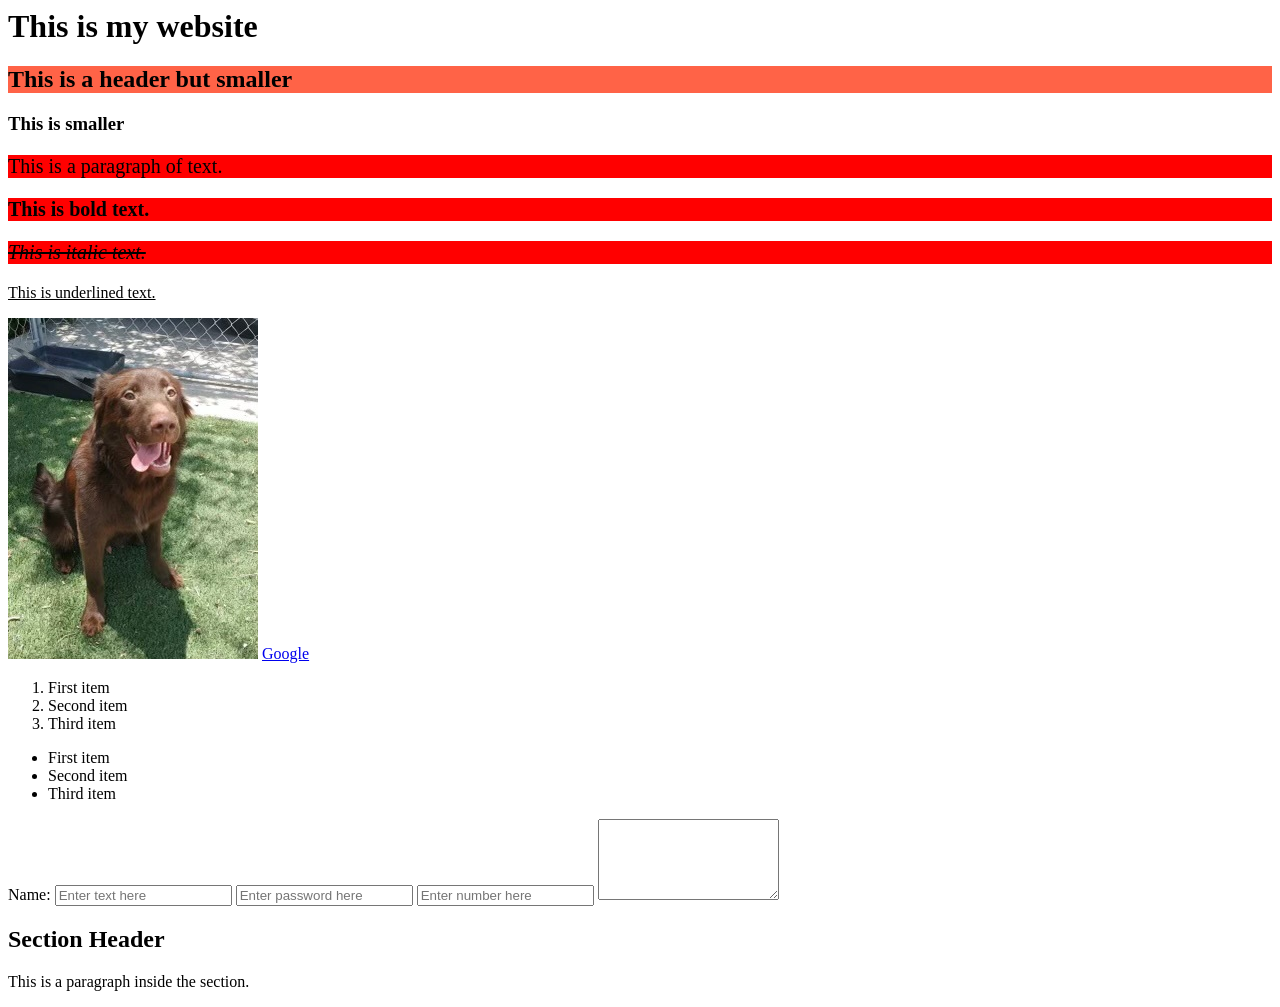
<file: Week7-AdvancedOOP/2.Tuesday/Javascript/index.html>
<html>
    <head>
        <link rel="stylesheet" href="styles.css"/>
    </head>
    <h1>This is my website</h1>
    <body>
        <h2 id="secondHeader">This is a header but smaller</h2>
        <h3>This is smaller</h3>

        <p class="redParagraph">This is a paragraph of text.</p>
        <p class="redParagraph"><b>This is bold text.</b></p>
        <p class="redParagraph blueStrikeThrough"><i>This is italic text.</i></p>
        <p><u>This is underlined text.</u></p>

        <img src="dog1.jpg" alt="Dog picture"/>

        <a href="https://www.google.com">Google</a>

        <ol>
            <li>First item</li>
            <li>Second item</li>
            <li>Third item</li>
        </ol>

        <ul>
            <li>First item</li>
            <li>Second item</li>
            <li>Third item</li>
        </ul>

        <label>Name:</label>
        <input type="text" placeholder="Enter text here"/>
        <input type="password" placeholder="Enter password here"/>
        <input type="number" placeholder="Enter number here"/>

        <textarea rows="5"></textarea>

        <!-- This is a comment-->
         <section>
             <h2>Section Header</h2>
             <p>This is a paragraph inside the section.</p>
         </section>
    </body>
</html>
</file>
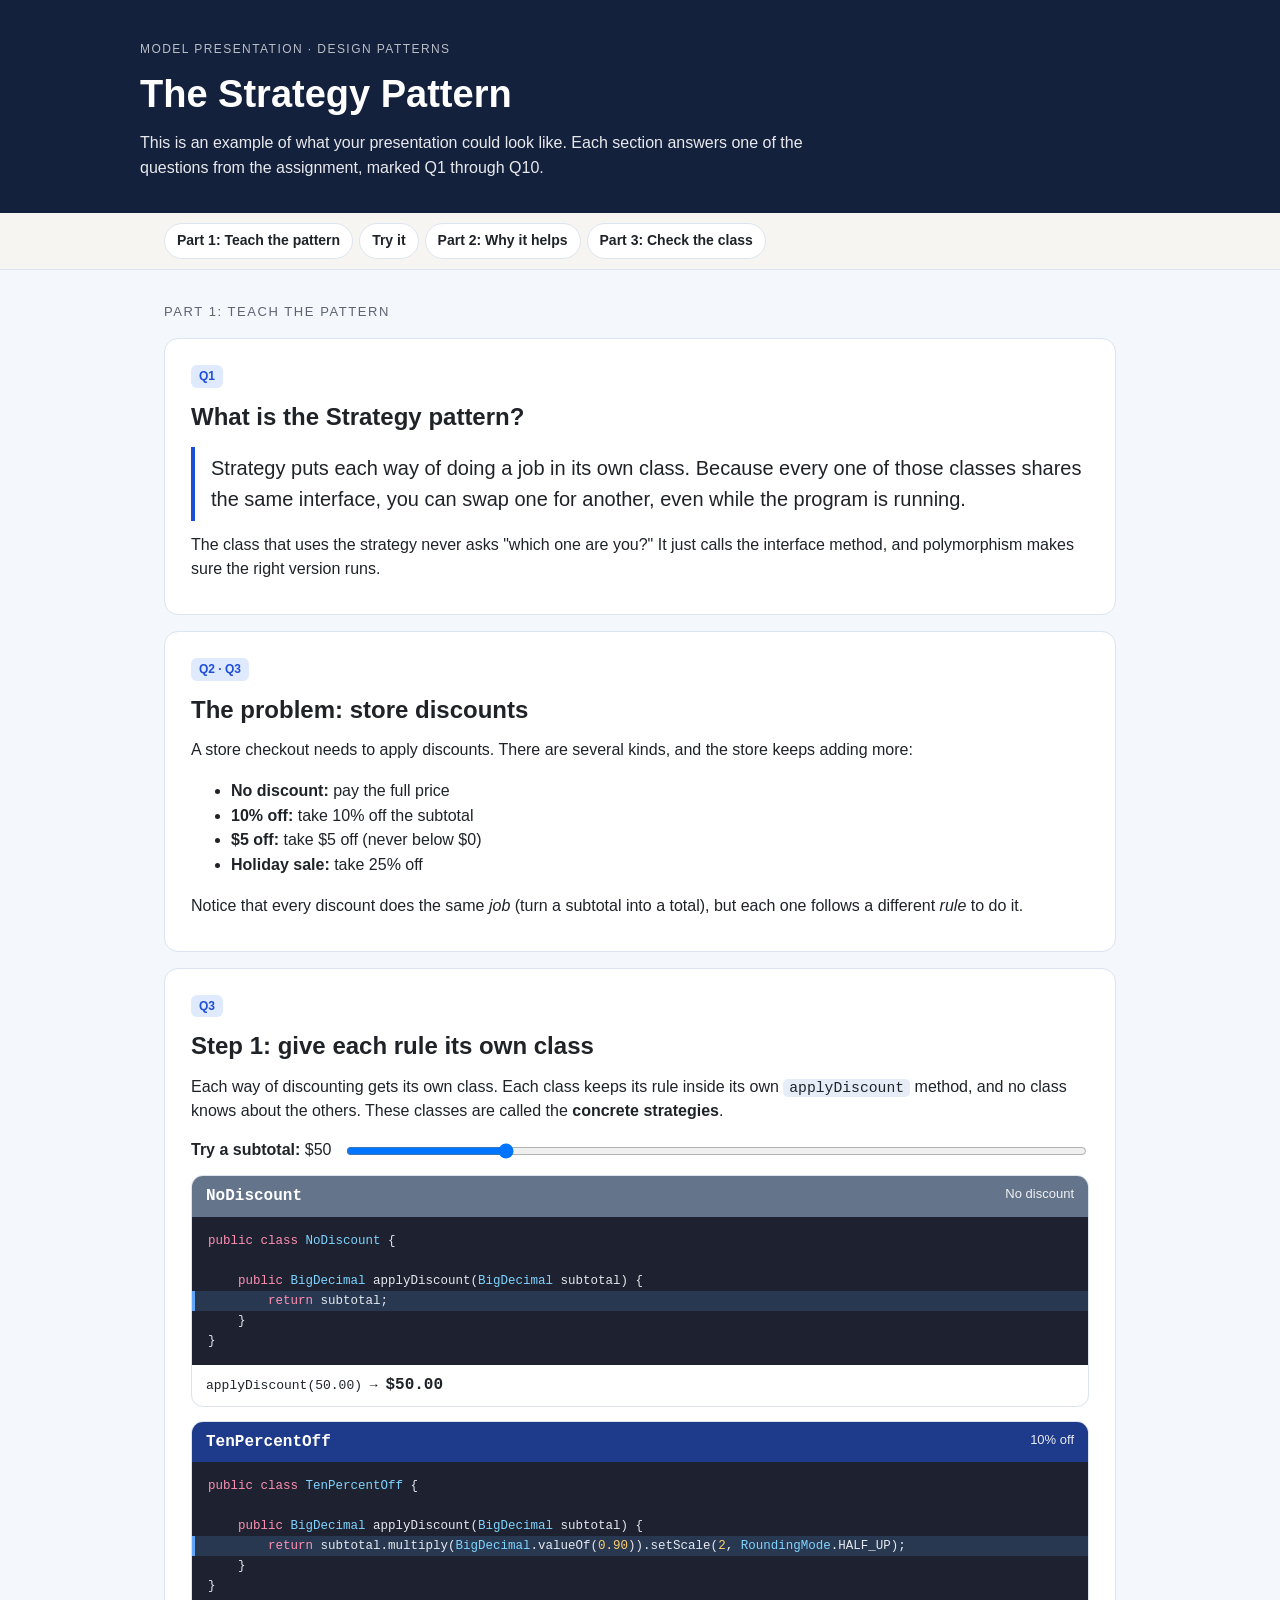
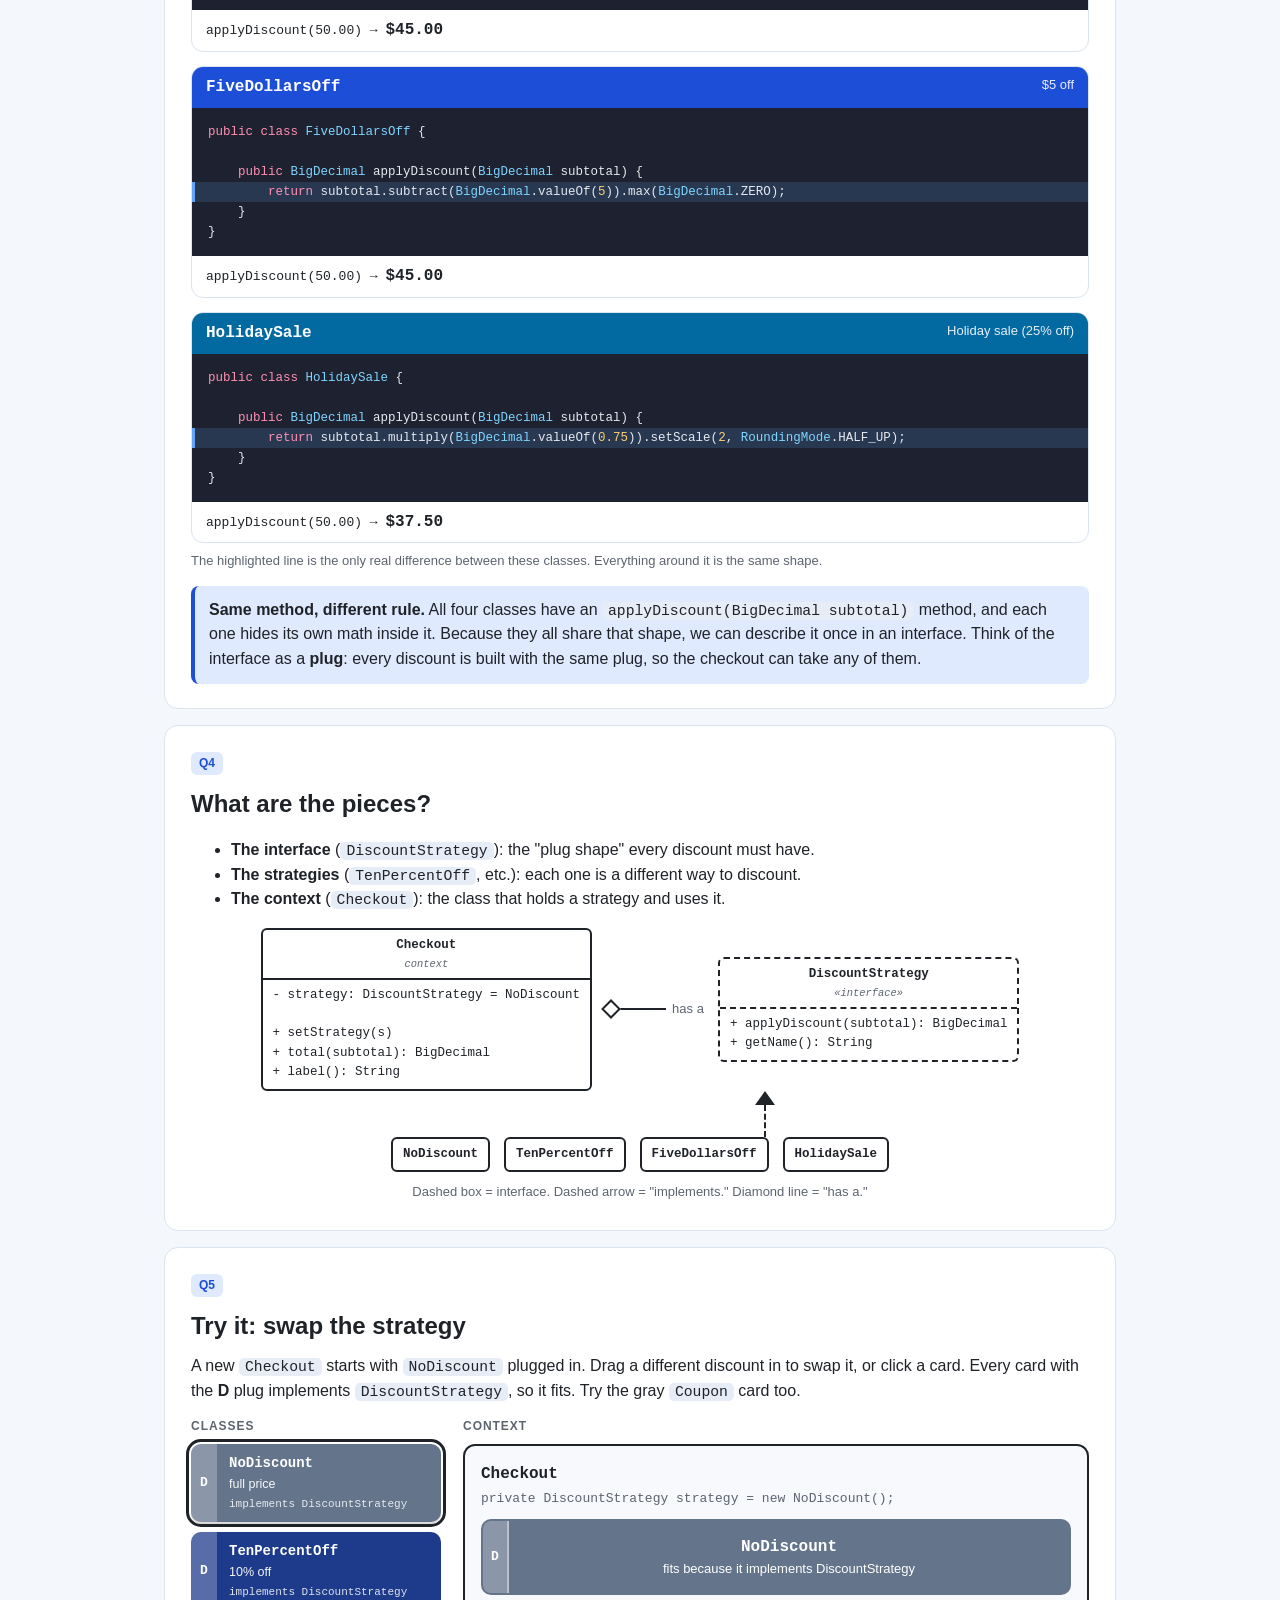
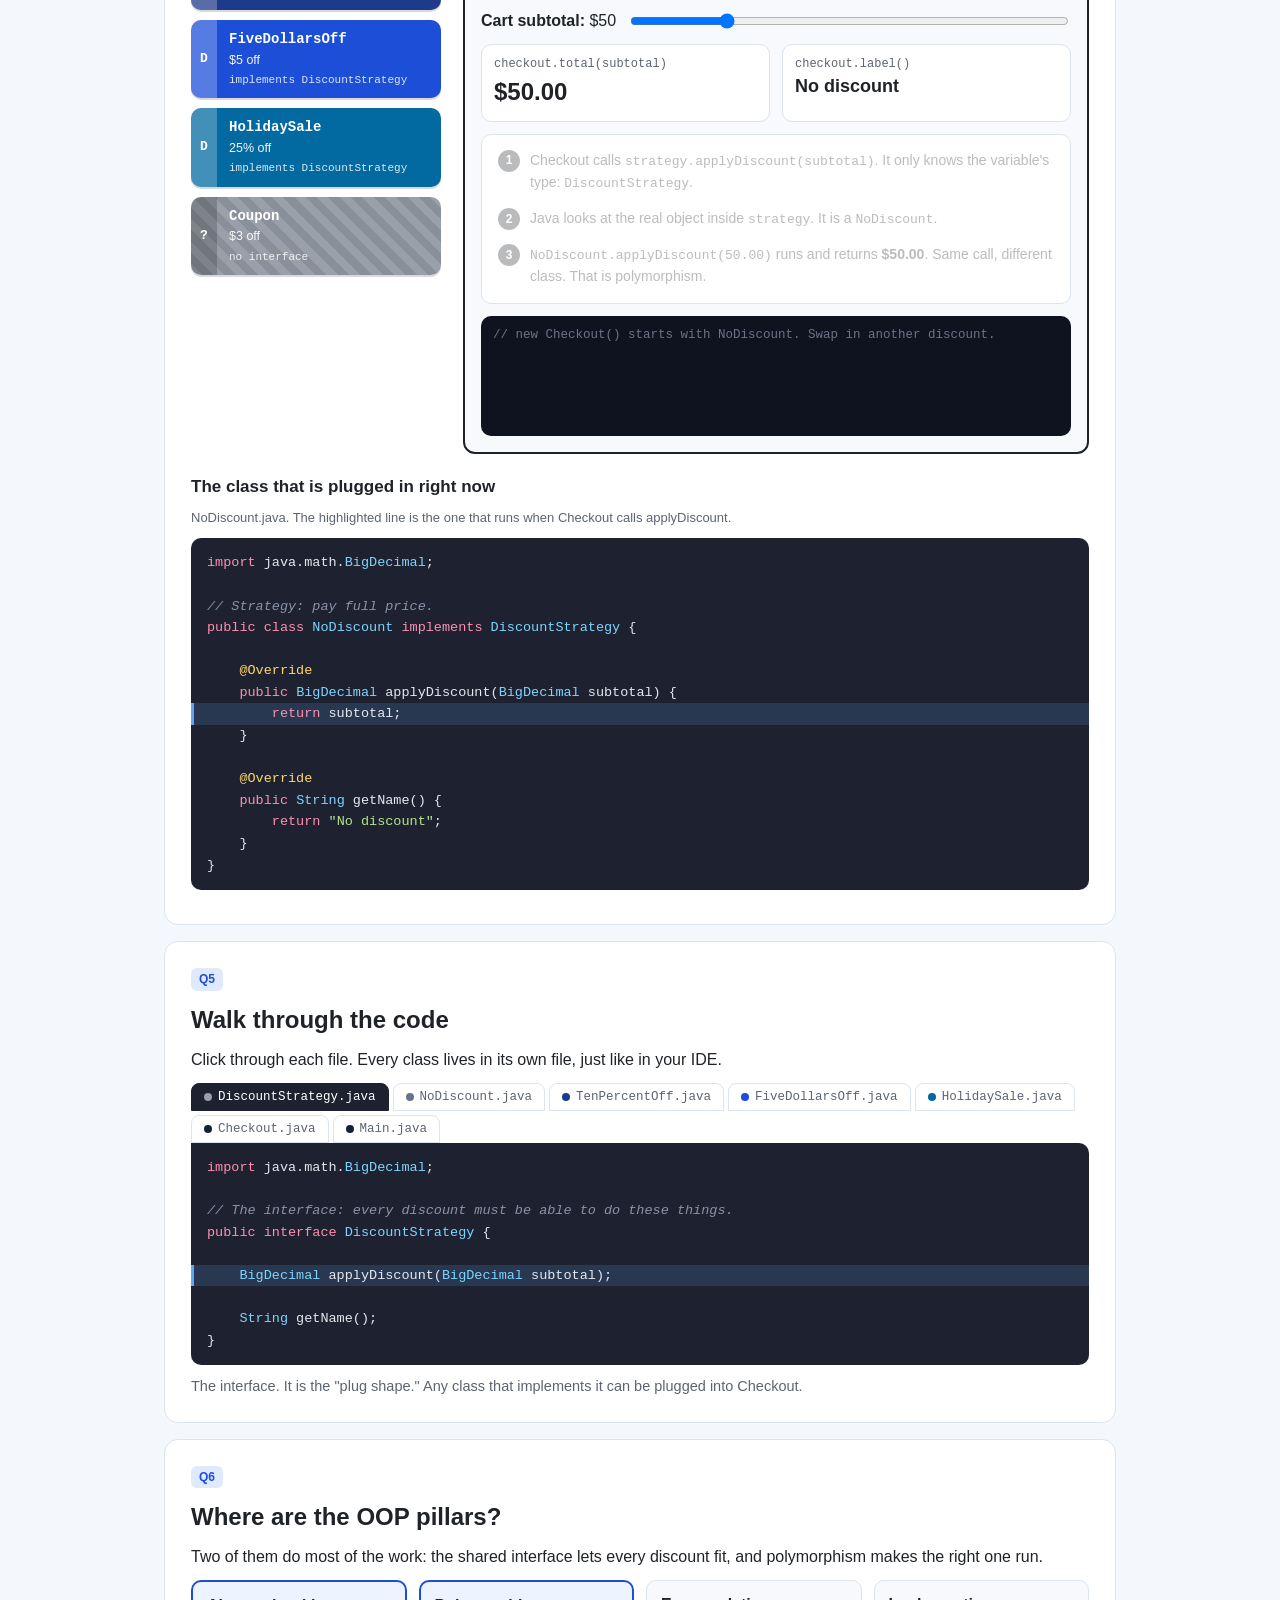
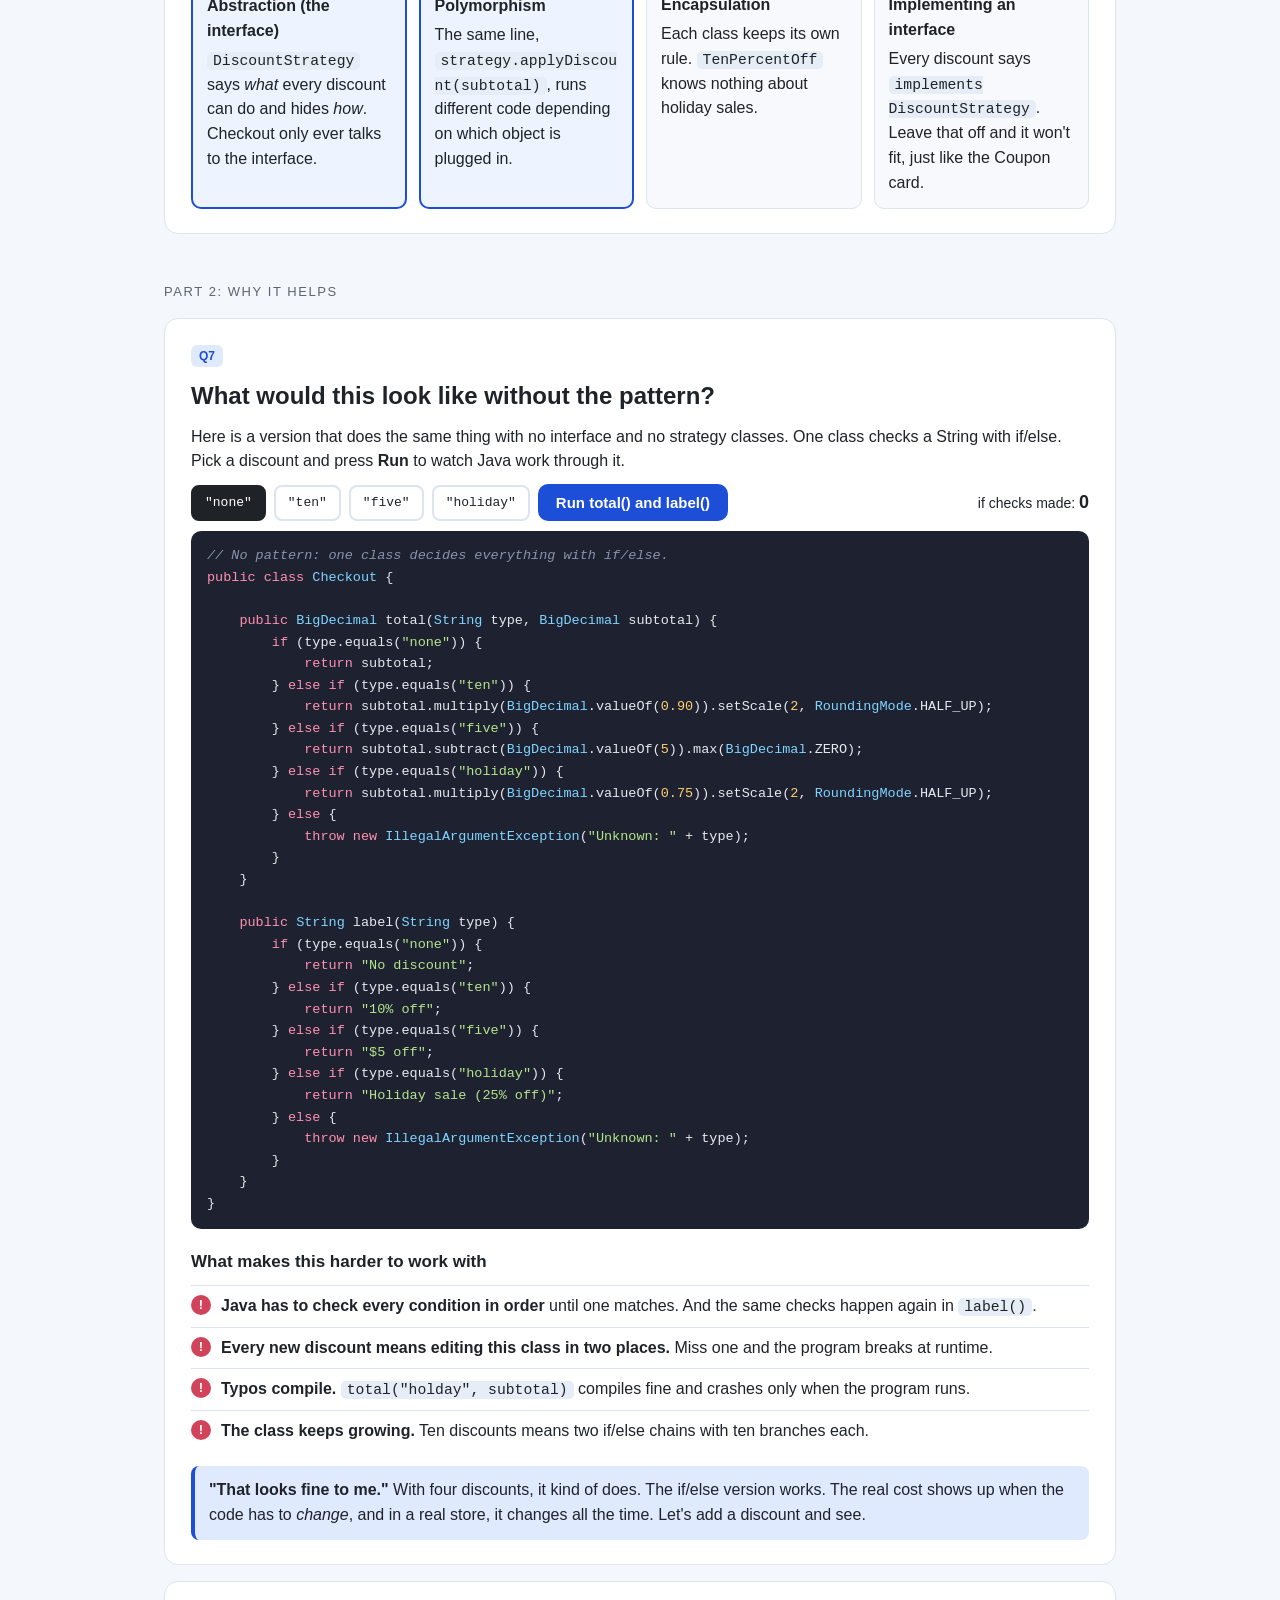
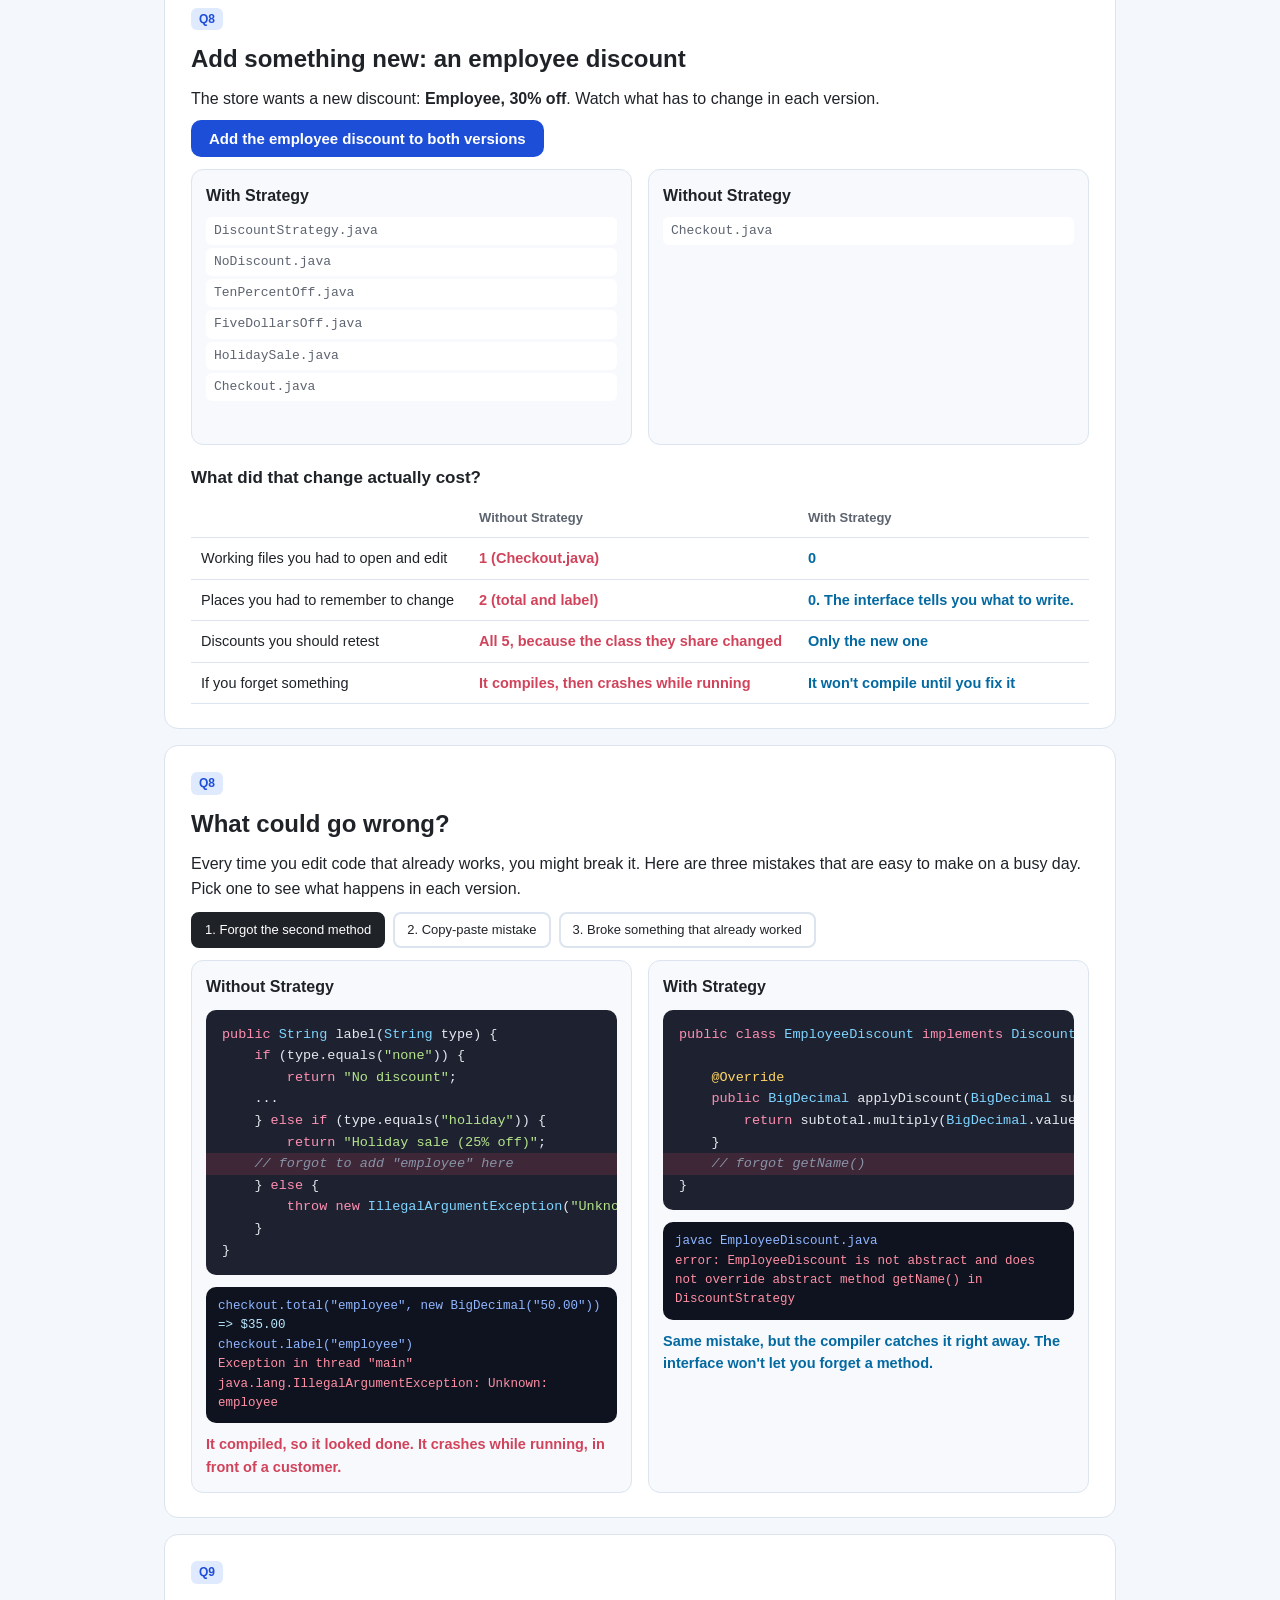
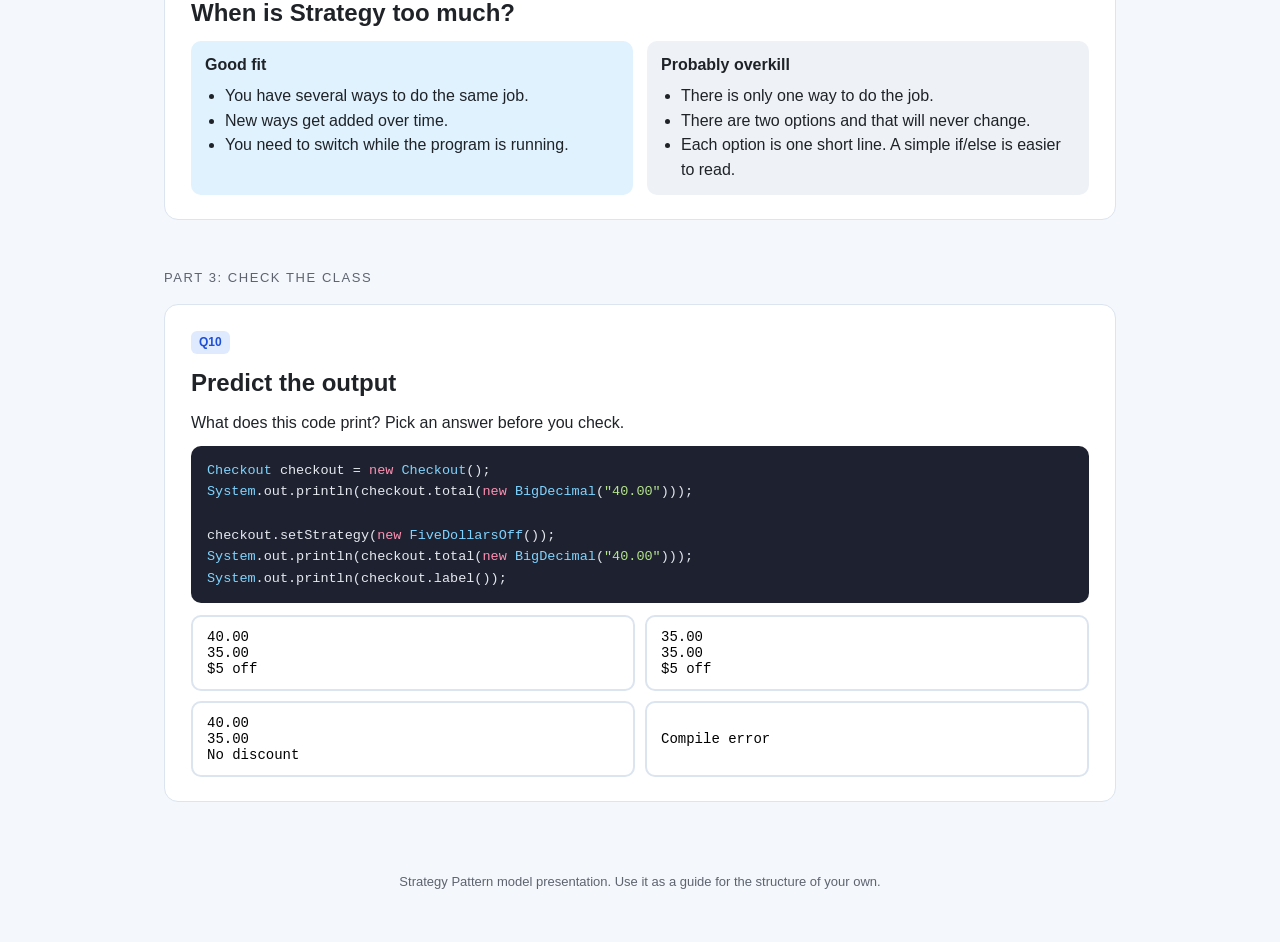
<file: Week6-PillarsOfOOP/3.Wednesday/strategy-pattern-model.html>
<!DOCTYPE html>
<html lang="en">
<head>
<meta charset="UTF-8">
<meta name="viewport" content="width=device-width, initial-scale=1.0">
<title>Strategy Pattern: Model Presentation</title>
<style>
  :root {
    --bg: #f4f7fb;
    --card: #ffffff;
    --ink: #1f2328;
    --muted: #5d6470;
    --line: #dbe4ef;
    --code-bg: #1e2230;
    --code-ink: #e6e8ef;
    --accent: #1d4ed8;
    --none: #64748b;
    --ten: #1e3a8a;
    --five: #1d4ed8;
    --holiday: #0369a1;
    --employee: #0891b2;
    --good: #0369a1;
    --bad: #d1435b;
    --mono: ui-monospace, SFMono-Regular, Consolas, "Liberation Mono", monospace;
  }
  * { box-sizing: border-box; }
  body {
    margin: 0;
    font-family: -apple-system, BlinkMacSystemFont, "Segoe UI", Roboto, Helvetica, Arial, sans-serif;
    background: var(--bg); color: var(--ink); line-height: 1.55;
  }
  header.top { background: #14213d; color: #fff; padding: 40px 24px 32px; }
  header.top .wrap { max-width: 1000px; margin: 0 auto; }
  header.top .eyebrow { text-transform: uppercase; letter-spacing: .12em; font-size: 12px; opacity: .7; }
  header.top h1 { margin: 6px 0 8px; font-size: 38px; }
  header.top p { margin: 0; max-width: 700px; opacity: .9; }
  nav { position: sticky; top: 0; z-index: 10; background: rgba(246,245,241,.95); backdrop-filter: blur(6px); border-bottom: 1px solid var(--line); }
  nav .wrap { max-width: 1000px; margin: 0 auto; display: flex; gap: 6px; padding: 10px 24px; flex-wrap: wrap; }
  nav a { text-decoration: none; color: var(--ink); font-size: 14px; font-weight: 600; padding: 6px 12px; border-radius: 999px; border: 1px solid var(--line); background: #fff; }
  nav a:hover { border-color: var(--accent); color: var(--accent); }
  main { max-width: 1000px; margin: 0 auto; padding: 24px; }
  .part-title { margin: 48px 0 8px; font-size: 13px; text-transform: uppercase; letter-spacing: .12em; color: var(--muted); }
  .part-title:first-child { margin-top: 8px; }
  section.card { background: var(--card); border: 1px solid var(--line); border-radius: 14px; padding: 24px 26px; margin: 16px 0; }
  .q { display: inline-block; font-size: 12px; font-weight: 700; color: var(--accent); background: #e0eaff; border-radius: 6px; padding: 2px 8px; margin-bottom: 6px; }
  h2 { margin: 4px 0 10px; font-size: 24px; }
  h3 { margin: 20px 0 8px; font-size: 17px; }
  p { margin: 8px 0; }
  .big-def { font-size: 20px; border-left: 4px solid var(--accent); padding: 6px 0 6px 16px; margin: 12px 0; }
  code.inline { overflow-wrap: anywhere; font-family: var(--mono); background: #e6edf7; padding: 1px 6px; border-radius: 5px; font-size: .92em; }
  .hint { font-size: 13px; color: var(--muted); }


  /* UML */
  .uml { display: flex; flex-direction: column; align-items: center; margin: 16px 0 4px; overflow-x: auto; }
  .uml-row { display: flex; gap: 14px; justify-content: center; align-items: center; flex-wrap: wrap; }
  .box { border: 2px solid var(--ink); border-radius: 6px; background: #fff; font-family: var(--mono); font-size: 12.5px; }
  .box .name { font-weight: 700; text-align: center; padding: 6px 10px; border-bottom: 2px solid var(--ink); }
  .box .name small { display: block; font-weight: 400; font-style: italic; color: var(--muted); }
  .box .body { padding: 6px 10px; white-space: pre; }
  .box.iface { border-style: dashed; }
  .box.iface .name { border-bottom-style: dashed; }
  .box.small .name { border-bottom: none; }
  .has-a { display: flex; align-items: center; gap: 6px; font-size: 13px; color: var(--muted); }
  .has-a .line { width: 60px; height: 2px; background: var(--ink); position: relative; }
  .has-a .line::before { content: ""; position: absolute; left: -2px; top: -6px; width: 10px; height: 10px; border: 2px solid var(--ink); background: #fff; transform: rotate(45deg); }
  .impl { display: flex; flex-direction: column; align-items: center; height: 46px; }
  .impl .tri { width: 0; height: 0; border-left: 10px solid transparent; border-right: 10px solid transparent; border-bottom: 14px solid var(--ink); }
  .impl .stem { height: 32px; border-left: 2px dashed var(--ink); }
  .uml-note { text-align: center; font-size: 13px; color: var(--muted); margin-top: 10px; }

  /* Playground */
  .playground { display: grid; grid-template-columns: 250px 1fr; gap: 22px; margin-top: 14px; }
  @media (max-width: 780px) { .playground { grid-template-columns: 1fr; } }
  .col-title { margin: 0 0 8px; font-size: 12px; text-transform: uppercase; letter-spacing: .08em; color: var(--muted); font-weight: 700; }
  .scard { border-radius: 10px; color: #fff; margin-bottom: 10px; cursor: grab; user-select: none; overflow: hidden;
           transition: transform .12s, box-shadow .12s, opacity .12s; box-shadow: 0 2px 0 rgba(0,0,0,.15); display: flex; }
  .scard:hover { transform: translateY(-2px); box-shadow: 0 6px 14px rgba(0,0,0,.15); }
  .scard.dragging { opacity: .4; }
  .scard.in-use { outline: 3px solid var(--ink); outline-offset: 2px; }
  .scard .plug { width: 26px; background: rgba(255,255,255,.25); display: flex; align-items: center; justify-content: center; font-family: var(--mono); font-weight: 700; font-size: 13px; }
  .scard .inner { padding: 9px 12px; flex: 1; }
  .scard .cls { font-family: var(--mono); font-weight: 700; font-size: 14px; }
  .scard .rule { font-size: 12.5px; opacity: .95; }
  .scard .impl-tag { font-family: var(--mono); font-size: 11px; opacity: .85; margin-top: 2px; }
  .scard.decoy { background: repeating-linear-gradient(45deg, #9aa0aa, #9aa0aa 8px, #8a909a 8px, #8a909a 16px); }
  .scard.decoy .plug { background: rgba(0,0,0,.18); }
  .scard.new-arrival { animation: pop .7s ease; }
  @keyframes pop { 0% { transform: scale(.6); opacity: 0; } 70% { transform: scale(1.06); } 100% { transform: scale(1); opacity: 1; } }

  .machine { border: 2px solid var(--ink); border-radius: 12px; padding: 16px; background: #f7f9fc; }
  .machine .title { font-family: var(--mono); font-weight: 700; font-size: 16px; }
  .machine .field { font-family: var(--mono); font-size: 13px; color: var(--muted); margin: 2px 0 10px; }
  .socket { display: flex; border: 2px dashed #9aa0aa; border-radius: 10px; min-height: 76px; overflow: hidden; transition: background .15s, border-color .15s; }
  .socket .plug { width: 26px; border-right: 2px dashed #9aa0aa; display: flex; align-items: center; justify-content: center; font-family: var(--mono); font-weight: 700; color: #9aa0aa; font-size: 13px; }
  .socket .content { flex: 1; display: flex; align-items: center; justify-content: center; text-align: center; padding: 10px; color: var(--muted); font-size: 14px; }
  .socket.over { background: #e0eaff; border-color: var(--accent); }
  .socket.filled { border-style: solid; color: #fff; }
  .socket.filled .plug { border-right: 2px solid rgba(255,255,255,.4); color: #fff; background: rgba(255,255,255,.25); }
  .socket.filled .content { color: #fff; font-weight: 600; }
  .socket .cls { font-family: var(--mono); font-size: 16px; }
  .socket.snap { animation: snap .35s ease; }
  @keyframes snap { 0% { transform: scale(.96); } 60% { transform: scale(1.03); } 100% { transform: scale(1); } }
  .socket.reject { animation: shake .45s ease; border-color: var(--bad); background: #fdecef; }
  @keyframes shake { 0%,100% { transform: translateX(0); } 20% { transform: translateX(-8px); } 40% { transform: translateX(8px); } 60% { transform: translateX(-5px); } 80% { transform: translateX(5px); } }
  .controls { display: flex; align-items: center; gap: 12px; margin: 14px 0 6px; flex-wrap: wrap; }
  .controls input[type=range] { flex: 1 1 180px; }
  .readout { display: flex; gap: 12px; margin-top: 10px; flex-wrap: wrap; }
  .stat { flex: 1 1 120px; background: #fff; border: 1px solid var(--line); border-radius: 10px; padding: 10px 12px; }
  .stat .label { font-size: 12px; color: var(--muted); font-family: var(--mono); }
  .stat .value { font-size: 24px; font-weight: 700; }

  .trace { margin-top: 12px; border: 1px solid var(--line); border-radius: 10px; background: #fff; padding: 8px; }
  .trace .step { display: flex; gap: 10px; align-items: flex-start; padding: 7px 8px; border-radius: 8px; opacity: .3; transition: opacity .25s, background .25s; font-size: 14px; }
  .trace .step.on { opacity: 1; background: #e0f2fe; }
  .trace .step.done { opacity: 1; }
  .trace .num { flex: 0 0 22px; height: 22px; border-radius: 50%; background: var(--ink); color: #fff; font-size: 12px; font-weight: 700; display: flex; align-items: center; justify-content: center; }
  .trace code { font-family: var(--mono); font-size: 13px; }
  .console { margin-top: 12px; background: #0f1320; border-radius: 10px; padding: 10px 12px; font-family: var(--mono); font-size: 12.5px; height: 120px; overflow-y: auto; }
  .console .cmd { color: #8fb6ff; }
  .console .out { color: #bae6fd; }
  .console .err { color: #ff8fa3; }
  .console .muted { color: #6b7389; }

  /* Code */
  pre.code { background: var(--code-bg); color: var(--code-ink); border-radius: 10px; padding: 14px 0; margin: 10px 0; font-family: var(--mono); font-size: 13.5px; overflow-x: auto; line-height: 1.6; }
  pre.code .ln { display: block; padding: 0 16px; white-space: pre; position: relative; transition: background .2s; }
  pre.code .ln.hl { background: rgba(96,165,250,.16); box-shadow: inset 3px 0 0 #60a5fa; }
  pre.code .ln.add { background: rgba(56,189,248,.16); box-shadow: inset 3px 0 0 var(--good); }
  pre.code .ln.check { background: rgba(147,197,253,.22); box-shadow: inset 3px 0 0 #60a5fa; }
  pre.code .ln.miss { background: rgba(209,67,91,.18); }
  pre.code .ln.hit { background: rgba(56,189,248,.22); box-shadow: inset 3px 0 0 var(--good); }
  pre.code .badge { display: inline-block; margin-left: 12px; font-family: -apple-system, BlinkMacSystemFont, "Segoe UI", sans-serif; font-size: 11.5px; font-weight: 700; padding: 0 7px; border-radius: 4px; }
  pre.code .badge.no { background: var(--bad); color: #fff; }
  pre.code .badge.yes { background: #0284c7; color: #fff; }
  pre.code .cursor { display: inline-block; width: 8px; background: #93c5fd; animation: blink .7s steps(1) infinite; }
  @keyframes blink { 50% { opacity: 0; } }
  .tok-kw { color: #ff8fb1; } .tok-type { color: #7fd4ff; } .tok-str { color: #b5e48c; }
  .tok-com { color: #8a93a8; font-style: italic; } .tok-num { color: #ffcf70; } .tok-ann { color: #ffd666; }

  .tabs { display: flex; gap: 4px; flex-wrap: wrap; margin-top: 10px; }
  .tab { border: 1px solid var(--line); background: #fff; border-radius: 8px 8px 0 0; padding: 6px 12px; cursor: pointer; font-family: var(--mono); font-size: 12.5px; color: var(--muted); }
  .tab.active { background: var(--code-bg); color: #fff; border-color: var(--code-bg); }
  .tab .dot { display: inline-block; width: 8px; height: 8px; border-radius: 50%; margin-right: 6px; vertical-align: middle; }
  .tabs + pre.code { margin-top: 0; border-top-left-radius: 0; }
  .file-explain { font-size: 14.5px; color: var(--muted); margin: 4px 0 0; }

  .pillars { display: grid; grid-template-columns: repeat(auto-fit, minmax(210px, 1fr)); gap: 12px; margin-top: 10px; }
  .pillar { border: 1px solid var(--line); border-radius: 10px; padding: 12px 14px; background: #f7f9fc; }
  .pillar.star { border: 2px solid var(--accent); background: #eef4ff; }
  .pillar b { display: block; margin-bottom: 4px; }

  .runbar { display: flex; gap: 8px; flex-wrap: wrap; align-items: center; margin: 10px 0; }
  .pick { border: 2px solid var(--line); background: #fff; border-radius: 8px; padding: 6px 12px; font-family: var(--mono); font-size: 13px; cursor: pointer; }
  .pick.active { border-color: var(--ink); background: var(--ink); color: #fff; }
  .counter { font-size: 14px; margin-left: auto; }
  .counter b { font-size: 18px; }
  .problems { list-style: none; padding: 0; margin: 10px 0 0; }
  .problems li { padding: 8px 0 8px 30px; position: relative; border-top: 1px solid var(--line); }
  .problems li::before { content: "!"; position: absolute; left: 0; top: 9px; width: 20px; height: 20px; border-radius: 50%; background: var(--bad); color: #fff; font-weight: 700; font-size: 13px; text-align: center; line-height: 20px; }

  .compare { display: grid; grid-template-columns: 1fr 1fr; gap: 16px; margin-top: 12px; }
  @media (max-width: 780px) { .compare { grid-template-columns: 1fr; } }
  .compare .side { border: 1px solid var(--line); border-radius: 12px; padding: 14px; background: #f7f9fc; min-width: 0; }
  .compare .side h4 { margin: 0 0 6px; }
  .filelist { list-style: none; padding: 0; margin: 8px 0; font-family: var(--mono); font-size: 13px; }
  .filelist li { padding: 4px 8px; border-radius: 6px; margin-bottom: 3px; display: flex; justify-content: space-between; gap: 8px; background: #fff; color: var(--muted); transition: background .3s; }
  .filelist li .tag { font-family: -apple-system, BlinkMacSystemFont, "Segoe UI", sans-serif; font-size: 11.5px; font-weight: 700; }
  .filelist li.same .tag { color: var(--good); }
  .filelist li.new { background: #e0f2fe; color: var(--ink); animation: pop .6s ease; }
  .filelist li.new .tag { color: var(--good); }
  .filelist li.edited { background: #fde6ea; color: var(--ink); }
  .filelist li.edited .tag { color: var(--bad); }
  .score { font-size: 15px; font-weight: 700; margin-top: 8px; min-height: 1.4em; }
  .score.good { color: var(--good); } .score.bad { color: var(--bad); }

  button.primary { background: var(--accent); color: #fff; border: none; border-radius: 10px; padding: 10px 18px; font-size: 15px; font-weight: 600; cursor: pointer; }
  button.primary:hover { filter: brightness(1.08); }
  button.primary:disabled { background: #9aa0aa; cursor: default; }
  button.ghost { background: #fff; color: var(--ink); border: 1px solid var(--line); border-radius: 10px; padding: 8px 14px; font-size: 14px; cursor: pointer; }

  .toomuch { display: grid; grid-template-columns: 1fr 1fr; gap: 14px; margin-top: 10px; }
  @media (max-width: 760px) { .toomuch { grid-template-columns: 1fr; } }
  .toomuch div { border-radius: 10px; padding: 12px 14px; }
  .toomuch .use { background: #e0f2fe; } .toomuch .skip { background: #eef2f7; }
  .toomuch ul { margin: 6px 0 0; padding-left: 20px; }

  .choices { display: grid; grid-template-columns: 1fr 1fr; gap: 10px; margin-top: 12px; }
  @media (max-width: 600px) { .choices { grid-template-columns: 1fr; } }
  .choice { text-align: left; border: 2px solid var(--line); background: #fff; border-radius: 10px; padding: 12px 14px; cursor: pointer; font-family: var(--mono); font-size: 14px; white-space: pre-line; }
  .choice:hover { border-color: var(--accent); }
  .choice.right { border-color: var(--good); background: #e0f2fe; }
  .choice.wrong { border-color: var(--bad); background: #fdecef; }
  .feedback { margin-top: 12px; padding: 12px 14px; border-radius: 10px; background: #eef3fa; display: none; }
  .feedback.show { display: block; }
  .concrete-grid { display: grid; grid-template-columns: 1fr; gap: 14px; margin-top: 12px; }
  @media (max-width: 780px) { .concrete-grid { grid-template-columns: 1fr; } }
  .ccard { border-radius: 12px; overflow: hidden; border: 1px solid var(--line); background: #fff; min-width: 0; }
  .ccard .head { color: #fff; padding: 8px 14px; font-family: var(--mono); font-weight: 700; display: flex; justify-content: space-between; }
  .ccard .head span { font-family: -apple-system, BlinkMacSystemFont, "Segoe UI", sans-serif; font-weight: 500; font-size: 13px; opacity: .9; }
  .ccard pre.code { margin: 0; border-radius: 0; font-size: 12.5px; }
  .ccard .result { padding: 8px 14px; font-family: var(--mono); font-size: 13px; }
  .ccard .result b { font-size: 16px; }
  .callout { margin-top: 14px; background: #e0eaff; border-left: 4px solid var(--accent); border-radius: 8px; padding: 12px 14px; }
  table.effort { width: 100%; border-collapse: collapse; margin-top: 8px; font-size: 14.5px; }
  table.effort th, table.effort td { text-align: left; padding: 9px 10px; border-bottom: 1px solid var(--line); vertical-align: top; }
  table.effort th { font-size: 13px; color: var(--muted); }
  table.effort td.bad { color: var(--bad); font-weight: 600; }
  table.effort td.good { color: var(--good); font-weight: 600; }
  .console.short { height: auto; min-height: 60px; }
  .verdict { font-size: 14.5px; font-weight: 600; margin: 10px 0 0; }
  .verdict.bad { color: var(--bad); } .verdict.good { color: var(--good); }
  footer { text-align: center; color: var(--muted); font-size: 13px; padding: 30px 24px 50px; }
</style>
</head>
<body>

<header class="top">
  <div class="wrap">
    <div class="eyebrow">Model presentation &middot; Design Patterns</div>
    <h1>The Strategy Pattern</h1>
    <p>This is an example of what your presentation could look like. Each section answers one of the questions from the assignment, marked Q1 through Q10.</p>
  </div>
</header>

<nav>
  <div class="wrap">
    <a href="#part1">Part 1: Teach the pattern</a>
    <a href="#try">Try it</a>
    <a href="#part2">Part 2: Why it helps</a>
    <a href="#part3">Part 3: Check the class</a>
  </div>
</nav>

<main>

  <!-- ================= PART 1 ================= -->
  <div class="part-title" id="part1">Part 1: Teach the pattern</div>

  <section class="card">
    <span class="q">Q1</span>
    <h2>What is the Strategy pattern?</h2>
    <p class="big-def">Strategy puts each way of doing a job in its own class. Because every one of those classes shares the same interface, you can swap one for another, even while the program is running.</p>
    <p>The class that uses the strategy never asks "which one are you?" It just calls the interface method, and polymorphism makes sure the right version runs.</p>
  </section>

  <section class="card">
    <span class="q">Q2 &middot; Q3</span>
    <h2>The problem: store discounts</h2>
    <p>A store checkout needs to apply discounts. There are several kinds, and the store keeps adding more:</p>
    <ul>
      <li><b>No discount:</b> pay the full price</li>
      <li><b>10% off:</b> take 10% off the subtotal</li>
      <li><b>$5 off:</b> take $5 off (never below $0)</li>
      <li><b>Holiday sale:</b> take 25% off</li>
    </ul>
    <p>Notice that every discount does the same <i>job</i> (turn a subtotal into a total), but each one follows a different <i>rule</i> to do it.</p>
  </section>

  <section class="card" id="concrete">
    <span class="q">Q3</span>
    <h2>Step 1: give each rule its own class</h2>
    <p>Each way of discounting gets its own class. Each class keeps its rule inside its own <code class="inline">applyDiscount</code> method, and no class knows about the others. These classes are called the <b>concrete strategies</b>.</p>
    <div class="controls">
      <label for="cSub"><b>Try a subtotal:</b> $<span id="cSubLabel">50</span></label>
      <input type="range" id="cSub" min="10" max="200" step="5" value="50">
    </div>
    <div class="concrete-grid" id="concreteGrid"></div>
    <p class="hint">The highlighted line is the only real difference between these classes. Everything around it is the same shape.</p>
    <div class="callout"><b>Same method, different rule.</b> All four classes have an <code class="inline">applyDiscount(BigDecimal subtotal)</code> method, and each one hides its own math inside it. Because they all share that shape, we can describe it once in an interface. Think of the interface as a <b>plug</b>: every discount is built with the same plug, so the checkout can take any of them.</div>
  </section>

  <section class="card">
    <span class="q">Q4</span>
    <h2>What are the pieces?</h2>
    <ul>
      <li><b>The interface</b> (<code class="inline">DiscountStrategy</code>): the "plug shape" every discount must have.</li>
      <li><b>The strategies</b> (<code class="inline">TenPercentOff</code>, etc.): each one is a different way to discount.</li>
      <li><b>The context</b> (<code class="inline">Checkout</code>): the class that holds a strategy and uses it.</li>
    </ul>
    <div class="uml">
      <div class="uml-row">
        <div class="box">
          <div class="name">Checkout<small>context</small></div>
          <div class="body">- strategy: DiscountStrategy = NoDiscount

+ setStrategy(s)
+ total(subtotal): BigDecimal
+ label(): String</div>
        </div>
        <div class="has-a"><div class="line"></div>has a</div>
        <div class="box iface">
          <div class="name">DiscountStrategy<small>&laquo;interface&raquo;</small></div>
          <div class="body">+ applyDiscount(subtotal): BigDecimal
+ getName(): String</div>
        </div>
      </div>
      <div class="uml-row" style="margin-left: 250px;"><div class="impl"><div class="tri"></div><div class="stem"></div></div></div>
      <div class="uml-row">
        <div class="box small"><div class="name">NoDiscount</div></div>
        <div class="box small"><div class="name">TenPercentOff</div></div>
        <div class="box small"><div class="name">FiveDollarsOff</div></div>
        <div class="box small"><div class="name">HolidaySale</div></div>
      </div>
      <div class="uml-note">Dashed box = interface. Dashed arrow = "implements." Diamond line = "has a."</div>
    </div>
  </section>

  <section class="card" id="try">
    <span class="q">Q5</span>
    <h2>Try it: swap the strategy</h2>
    <p>A new <code class="inline">Checkout</code> starts with <code class="inline">NoDiscount</code> plugged in. Drag a different discount in to swap it, or click a card. Every card with the <b>D</b> plug implements <code class="inline">DiscountStrategy</code>, so it fits. Try the gray <code class="inline">Coupon</code> card too.</p>

    <div class="playground">
      <div>
        <div class="col-title">Classes</div>
        <div id="palette"></div>
      </div>

      <div>
        <div class="col-title">Context</div>
        <div class="machine">
          <div class="title">Checkout</div>
          <div class="field">private DiscountStrategy strategy = new NoDiscount();</div>
          <div class="socket" id="socket"><div class="plug">D</div><div class="content">Accepts any DiscountStrategy. Drop one here.</div></div>

          <div class="controls">
            <label for="subtotal"><b>Cart subtotal:</b> $<span id="subLabel">50</span></label>
            <input type="range" id="subtotal" min="10" max="200" step="5" value="50">
          </div>

          <div class="readout">
            <div class="stat"><div class="label">checkout.total(subtotal)</div><div class="value" id="total">-</div></div>
            <div class="stat"><div class="label">checkout.label()</div><div class="value" id="label" style="font-size:18px">-</div></div>
          </div>

          <div class="trace" id="trace">
            <div class="step" data-i="0"><div class="num">1</div><div id="t0">Checkout calls <code>strategy.applyDiscount(subtotal)</code>. It only knows the variable's type: <code>DiscountStrategy</code>.</div></div>
            <div class="step" data-i="1"><div class="num">2</div><div id="t1">Java looks at the real object inside <code>strategy</code>.</div></div>
            <div class="step" data-i="2"><div class="num">3</div><div id="t2">That class's version of <code>applyDiscount</code> runs. This is polymorphism.</div></div>
          </div>

          <div class="console" id="console"><div class="muted">// Java calls will show up here</div></div>
        </div>
      </div>
    </div>

    <h3>The class that is plugged in right now</h3>
    <p class="hint" id="pluggedHint">Plug in a discount to see its code.</p>
    <pre class="code" id="pluggedCode"></pre>
  </section>

  <section class="card">
    <span class="q">Q5</span>
    <h2>Walk through the code</h2>
    <p>Click through each file. Every class lives in its own file, just like in your IDE.</p>
    <div class="tabs" id="fileTabs"></div>
    <pre class="code" id="fileCode"></pre>
    <p class="file-explain" id="fileExplain"></p>
  </section>

  <section class="card">
    <span class="q">Q6</span>
    <h2>Where are the OOP pillars?</h2>
    <p>Two of them do most of the work: the shared interface lets every discount fit, and polymorphism makes the right one run.</p>
    <div class="pillars">
      <div class="pillar star"><b>Abstraction (the interface)</b><code class="inline">DiscountStrategy</code> says <i>what</i> every discount can do and hides <i>how</i>. Checkout only ever talks to the interface.</div>
      <div class="pillar star"><b>Polymorphism</b>The same line, <code class="inline">strategy.applyDiscount(subtotal)</code>, runs different code depending on which object is plugged in.</div>
      <div class="pillar"><b>Encapsulation</b>Each class keeps its own rule. <code class="inline">TenPercentOff</code> knows nothing about holiday sales.</div>
      <div class="pillar"><b>Implementing an interface</b>Every discount says <code class="inline">implements DiscountStrategy</code>. Leave that off and it won't fit, just like the Coupon card.</div>
    </div>
  </section>

  <!-- ================= PART 2 ================= -->
  <div class="part-title" id="part2">Part 2: Why it helps</div>

  <section class="card">
    <span class="q">Q7</span>
    <h2>What would this look like without the pattern?</h2>
    <p>Here is a version that does the same thing with no interface and no strategy classes. One class checks a String with if/else. Pick a discount and press <b>Run</b> to watch Java work through it.</p>
    <div class="runbar">
      <span class="pick active" data-type="none">"none"</span>
      <span class="pick" data-type="ten">"ten"</span>
      <span class="pick" data-type="five">"five"</span>
      <span class="pick" data-type="holiday">"holiday"</span>
      <button class="primary" id="runBtn">Run total() and label()</button>
      <span class="counter">if checks made: <b id="checks">0</b></span>
    </div>
    <pre class="code" id="noPatternCode"></pre>
    <h3>What makes this harder to work with</h3>
    <ul class="problems">
      <li><b>Java has to check every condition in order</b> until one matches. And the same checks happen again in <code class="inline">label()</code>.</li>
      <li><b>Every new discount means editing this class in two places.</b> Miss one and the program breaks at runtime.</li>
      <li><b>Typos compile.</b> <code class="inline">total("holday", subtotal)</code> compiles fine and crashes only when the program runs.</li>
      <li><b>The class keeps growing.</b> Ten discounts means two if/else chains with ten branches each.</li>
    </ul>
    <div class="callout"><b>"That looks fine to me."</b> With four discounts, it kind of does. The if/else version works. The real cost shows up when the code has to <i>change</i>, and in a real store, it changes all the time. Let's add a discount and see.</div>
  </section>

  <section class="card">
    <span class="q">Q8</span>
    <h2>Add something new: an employee discount</h2>
    <p>The store wants a new discount: <b>Employee, 30% off</b>. Watch what has to change in each version.</p>
    <p><button class="primary" id="addBtn">Add the employee discount to both versions</button> <button class="ghost" id="resetBtn" style="display:none">Reset</button></p>
    <div class="compare">
      <div class="side">
        <h4>With Strategy</h4>
        <ul class="filelist" id="withFiles"></ul>
        <div class="score" id="withScore"></div>
        <pre class="code" id="withNew" style="display:none"></pre>
      </div>
      <div class="side">
        <h4>Without Strategy</h4>
        <ul class="filelist" id="withoutFiles"></ul>
        <div class="score" id="withoutScore"></div>
        <pre class="code" id="withoutNew" style="display:none"></pre>
      </div>
    </div>
    <p class="hint" id="addHint" style="display:none">Scroll back up to <a href="#try">Try it</a>. The new EmployeeDiscount card is ready to drag in, and Checkout didn't change at all.</p>

    <h3>What did that change actually cost?</h3>
    <table class="effort">
      <thead><tr><th></th><th>Without Strategy</th><th>With Strategy</th></tr></thead>
      <tbody>
        <tr><td>Working files you had to open and edit</td><td class="bad">1 (Checkout.java)</td><td class="good">0</td></tr>
        <tr><td>Places you had to remember to change</td><td class="bad">2 (total and label)</td><td class="good">0. The interface tells you what to write.</td></tr>
        <tr><td>Discounts you should retest</td><td class="bad">All 5, because the class they share changed</td><td class="good">Only the new one</td></tr>
        <tr><td>If you forget something</td><td class="bad">It compiles, then crashes while running</td><td class="good">It won't compile until you fix it</td></tr>
      </tbody>
    </table>
  </section>

  <section class="card" id="bugs">
    <span class="q">Q8</span>
    <h2>What could go wrong?</h2>
    <p>Every time you edit code that already works, you might break it. Here are three mistakes that are easy to make on a busy day. Pick one to see what happens in each version.</p>
    <div class="runbar" id="bugPicks"></div>
    <div class="compare">
      <div class="side">
        <h4>Without Strategy</h4>
        <pre class="code" id="bugWithoutCode"></pre>
        <div class="console short" id="bugWithoutConsole"></div>
        <p class="verdict bad" id="bugWithoutNote"></p>
      </div>
      <div class="side">
        <h4>With Strategy</h4>
        <pre class="code" id="bugWithCode"></pre>
        <div class="console short" id="bugWithConsole"></div>
        <p class="verdict good" id="bugWithNote"></p>
      </div>
    </div>
  </section>

  <section class="card">
    <span class="q">Q9</span>
    <h2>When is Strategy too much?</h2>
    <div class="toomuch">
      <div class="use"><b>Good fit</b>
        <ul>
          <li>You have several ways to do the same job.</li>
          <li>New ways get added over time.</li>
          <li>You need to switch while the program is running.</li>
        </ul>
      </div>
      <div class="skip"><b>Probably overkill</b>
        <ul>
          <li>There is only one way to do the job.</li>
          <li>There are two options and that will never change.</li>
          <li>Each option is one short line. A simple if/else is easier to read.</li>
        </ul>
      </div>
    </div>
  </section>

  <!-- ================= PART 3 ================= -->
  <div class="part-title" id="part3">Part 3: Check the class</div>

  <section class="card">
    <span class="q">Q10</span>
    <h2>Predict the output</h2>
    <p>What does this code print? Pick an answer before you check.</p>
    <pre class="code" id="predictCode"></pre>
    <div class="choices" id="choices"></div>
    <div class="feedback" id="feedback"></div>
  </section>
</main>

<footer>Strategy Pattern model presentation. Use it as a guide for the structure of your own.</footer>

<script>
/* ================= Java syntax highlighter ================= */
function esc(s) { return s.replace(/&/g, "&amp;").replace(/</g, "&lt;").replace(/>/g, "&gt;"); }
var KW = "import|public|private|class|interface|implements|return|new|if|else|throw|void|static|this";
var TY = "BigDecimal|RoundingMode|double|int|String|DiscountStrategy|NoDiscount|TenPercentOff|FiveDollarsOff|HolidaySale|EmployeeDiscount|Checkout|Coupon|IllegalArgumentException|System|Math|Main";
var RE = new RegExp('(\\/\\/.*$)|("(?:[^"\\\\]|\\\\.)*")|(@\\w+)|\\b(' + KW + ')\\b|\\b(' + TY + ')\\b|\\b(\\d+(?:\\.\\d+)?)\\b', "g");
function hl(line) {
  var out = "", last = 0, m;
  RE.lastIndex = 0;
  while ((m = RE.exec(line)) !== null) {
    out += esc(line.slice(last, m.index));
    var t = esc(m[0]);
    var c = m[1] ? "com" : m[2] ? "str" : m[3] ? "ann" : m[4] ? "kw" : m[5] ? "type" : "num";
    out += '<span class="tok-' + c + '">' + t + "</span>";
    last = m.index + m[0].length;
  }
  return out + esc(line.slice(last));
}
/* lines: array of strings or {text, cls} */
function render(el, lines) {
  el.innerHTML = lines.map(function (l) {
    var text = typeof l === "string" ? l : l.text;
    var cls = typeof l === "string" ? "" : (l.cls || "");
    return '<span class="ln ' + cls + '">' + (hl(text) || " ") + "</span>";
  }).join("");
}
function withHighlight(src, match) {
  return src.split("\n").map(function (t) { return { text: t, cls: match && t.indexOf(match) !== -1 ? "hl" : "" }; });
}
function sleep(ms) { return new Promise(function (r) { setTimeout(r, ms); }); }
function money(n) { return "$" + n.toFixed(2); }

/* ================= Strategies ================= */
function strategySource(s) {
  var imports = ["import java.math.BigDecimal;"];
  if (s.body.indexOf("RoundingMode") !== -1) imports.push("import java.math.RoundingMode;");
  return imports.concat([""]).concat([
    "// " + s.comment,
    "public class " + s.cls + " implements DiscountStrategy {",
    "",
    "    @Override",
    "    public BigDecimal applyDiscount(BigDecimal subtotal) {",
    "        " + s.body,
    "    }",
    "",
    "    @Override",
    "    public String getName() {",
    '        return "' + s.label + '";',
    "    }",
    "}"
  ]).join("\n");
}
var S = {
  none:     { cls: "NoDiscount", label: "No discount", color: "var(--none)", body: "return subtotal;",
              comment: "Strategy: pay full price.", rule: "full price", fn: function (x) { return x; } },
  ten:      { cls: "TenPercentOff", label: "10% off", color: "var(--ten)", body: "return subtotal.multiply(BigDecimal.valueOf(0.90)).setScale(2, RoundingMode.HALF_UP);",
              comment: "Strategy: 10% off everything.", rule: "10% off", fn: function (x) { return x * 0.90; } },
  five:     { cls: "FiveDollarsOff", label: "$5 off", color: "var(--five)", body: "return subtotal.subtract(BigDecimal.valueOf(5)).max(BigDecimal.ZERO);",
              comment: "Strategy: $5 off, never below zero.", rule: "$5 off", fn: function (x) { return Math.max(0, x - 5); } },
  holiday:  { cls: "HolidaySale", label: "Holiday sale (25% off)", color: "var(--holiday)", body: "return subtotal.multiply(BigDecimal.valueOf(0.75)).setScale(2, RoundingMode.HALF_UP);",
              comment: "Strategy: 25% off for the holidays.", rule: "25% off", fn: function (x) { return x * 0.75; } },
  employee: { cls: "EmployeeDiscount", label: "Employee (30% off)", color: "var(--employee)", body: "return subtotal.multiply(BigDecimal.valueOf(0.70)).setScale(2, RoundingMode.HALF_UP);",
              comment: "New strategy: added without touching any existing class.", rule: "30% off", fn: function (x) { return x * 0.70; } }
};
Object.keys(S).forEach(function (k) { S[k].src = strategySource(S[k]); });
var COUPON_SRC = [
  "import java.math.BigDecimal;",
  "",
  "// This class does NOT implement DiscountStrategy.",
  "public class Coupon {",
  "",
  "    public BigDecimal takeOff(BigDecimal subtotal) {",
  "        return subtotal.subtract(BigDecimal.valueOf(3));",
  "    }",
  "}"
].join("\n");

/* ================= Concrete strategies grid ================= */
var cSub = document.getElementById("cSub");
var cGrid = document.getElementById("concreteGrid");
["none", "ten", "five", "holiday"].forEach(function (k) {
  var s = S[k];
  var card = document.createElement("div");
  card.className = "ccard";
  card.innerHTML = '<div class="head" style="background:' + s.color + '">' + s.cls + "<span>" + s.label + '</span></div><pre class="code"></pre><div class="result" id="cres-' + k + '"></div>';
  cGrid.appendChild(card);
  render(card.querySelector("pre"), [
    { text: "public class " + s.cls + " {" },
    { text: "" },
    { text: "    public BigDecimal applyDiscount(BigDecimal subtotal) {" },
    { text: "        " + s.body, cls: "hl" },
    { text: "    }" },
    { text: "}" }
  ]);
});
function updateConcrete() {
  var v = Number(cSub.value);
  document.getElementById("cSubLabel").textContent = v;
  ["none", "ten", "five", "holiday"].forEach(function (k) {
    document.getElementById("cres-" + k).innerHTML = "applyDiscount(" + v.toFixed(2) + ") &rarr; <b>" + money(S[k].fn(v)) + "</b>";
  });
}
cSub.addEventListener("input", updateConcrete);
updateConcrete();

var available = ["none", "ten", "five", "holiday"];
var current = null;
var traceRun = 0;

/* ================= Palette + drag and drop ================= */
var paletteEl = document.getElementById("palette");
var socket = document.getElementById("socket");
var socketContent = socket.querySelector(".content");

function makeCard(key, isNew) {
  var card = document.createElement("div");
  if (key === "coupon") {
    card.className = "scard decoy";
    card.innerHTML = '<div class="plug">?</div><div class="inner"><div class="cls">Coupon</div><div class="rule">$3 off</div><div class="impl-tag">no interface</div></div>';
  } else {
    var s = S[key];
    card.className = "scard" + (key === current ? " in-use" : "") + (isNew ? " new-arrival" : "");
    card.style.background = s.color;
    card.innerHTML = '<div class="plug">D</div><div class="inner"><div class="cls">' + s.cls + '</div><div class="rule">' + s.rule + '</div><div class="impl-tag">implements DiscountStrategy</div></div>';
  }
  card.draggable = true;
  card.addEventListener("dragstart", function (e) { e.dataTransfer.setData("text/plain", key); card.classList.add("dragging"); });
  card.addEventListener("dragend", function () { card.classList.remove("dragging"); });
  card.addEventListener("click", function () { tryPlug(key); });
  return card;
}
function renderPalette(newKey) {
  paletteEl.innerHTML = "";
  available.forEach(function (k) { paletteEl.appendChild(makeCard(k, k === newKey)); });
  paletteEl.appendChild(makeCard("coupon"));
}
socket.addEventListener("dragover", function (e) { e.preventDefault(); socket.classList.add("over"); });
socket.addEventListener("dragleave", function () { socket.classList.remove("over"); });
socket.addEventListener("drop", function (e) {
  e.preventDefault(); socket.classList.remove("over");
  tryPlug(e.dataTransfer.getData("text/plain"));
});

/* ================= Console ================= */
var consoleEl = document.getElementById("console");
function log(text, cls) {
  var m = consoleEl.querySelector(".muted"); if (m) m.remove();
  var d = document.createElement("div"); d.className = cls || "cmd"; d.textContent = text;
  consoleEl.appendChild(d); consoleEl.scrollTop = consoleEl.scrollHeight;
}

/* ================= Plug in ================= */
function tryPlug(key) {
  if (key === "coupon") {
    log("checkout.setStrategy(new Coupon());");
    log("error: incompatible types: Coupon cannot be converted to DiscountStrategy", "err");
    socket.classList.remove("reject"); void socket.offsetWidth; socket.classList.add("reject");
    setTimeout(function () { socket.classList.remove("reject"); }, 600);
    render(document.getElementById("pluggedCode"), withHighlight(COUPON_SRC, "public class Coupon"));
    document.getElementById("pluggedHint").textContent = "Coupon.java will not fit. It has no \"implements DiscountStrategy\", so Java refuses to compile it. Checkout only accepts the interface.";
    return;
  }
  if (!S[key]) return;
  var s = S[key];
  var changed = current !== key;
  current = key;
  socket.classList.add("filled");
  socket.style.background = s.color; socket.style.borderColor = s.color;
  socketContent.innerHTML = '<div><div class="cls">' + s.cls + '</div><div style="font-size:13px;font-weight:400">fits because it implements DiscountStrategy</div></div>';
  socket.classList.remove("snap"); void socket.offsetWidth; socket.classList.add("snap");
  renderPalette();
  if (changed) log("checkout.setStrategy(new " + s.cls + "());");
  render(document.getElementById("pluggedCode"), withHighlight(s.src, s.body));
  document.getElementById("pluggedHint").textContent = s.cls + ".java. The highlighted line is the one that runs when Checkout calls applyDiscount.";
  calc(true);
}

var subEl = document.getElementById("subtotal");
function calc(animate) {
  var sub = Number(subEl.value);
  document.getElementById("subLabel").textContent = sub;
  if (!current) return;
  var s = S[current];
  var result = s.fn(sub);
  document.getElementById("total").textContent = money(result);
  document.getElementById("label").textContent = s.label;
  if (animate) {
    log("checkout.total(new BigDecimal(\"" + sub.toFixed(2) + "\"))");
    log("  => " + money(result), "out");
    playTrace(s, sub, result);
  }
}
async function playTrace(s, sub, result) {
  var run = ++traceRun;
  var steps = document.querySelectorAll("#trace .step");
  document.getElementById("t1").innerHTML = "Java looks at the real object inside <code>strategy</code>. It is a <code>" + s.cls + "</code>.";
  document.getElementById("t2").innerHTML = "<code>" + s.cls + ".applyDiscount(" + sub.toFixed(2) + ")</code> runs and returns <b>" + money(result) + "</b>. Same call, different class. That is polymorphism.";
  steps.forEach(function (st) { st.classList.remove("on", "done"); });
  for (var i = 0; i < steps.length; i++) {
    if (run !== traceRun) return;
    steps[i].classList.add("on");
    await sleep(650);
    if (run !== traceRun) return;
    steps[i].classList.remove("on"); steps[i].classList.add("done");
  }
}
var subTimer = null;
subEl.addEventListener("input", function () {
  calc(false);
  clearTimeout(subTimer);
  subTimer = setTimeout(function () { if (current) calc(true); }, 350);
});

/* ================= File walkthrough ================= */
var CHECKOUT_SRC = [
  "import java.math.BigDecimal;",
  "",
  "// The context: it HAS a strategy, but never asks which one.",
  "public class Checkout {",
  "",
  "    // Every checkout starts with no discount.",
  "    private DiscountStrategy strategy = new NoDiscount();",
  "",
  "    public void setStrategy(DiscountStrategy strategy) {",
  "        this.strategy = strategy;",
  "    }",
  "",
  "    public BigDecimal total(BigDecimal subtotal) {",
  "        return strategy.applyDiscount(subtotal);",
  "    }",
  "",
  "    public String label() {",
  "        return strategy.getName();",
  "    }",
  "}"
].join("\n");
var FILES = [
  { name: "DiscountStrategy.java", dot: "#9aa0aa", match: "BigDecimal applyDiscount",
    explain: "The interface. It is the \"plug shape.\" Any class that implements it can be plugged into Checkout.",
    src: [
      "import java.math.BigDecimal;",
  "",
  "// The interface: every discount must be able to do these things.",
      "public interface DiscountStrategy {",
      "",
      "    BigDecimal applyDiscount(BigDecimal subtotal);",
      "",
      "    String getName();",
      "}"
    ].join("\n") },
  { name: "NoDiscount.java", key: "none", explain: "A strategy. It implements the interface and fills in its own rule." },
  { name: "TenPercentOff.java", key: "ten", explain: "Same two methods, different math." },
  { name: "FiveDollarsOff.java", key: "five", explain: "Another strategy. None of these classes know about each other." },
  { name: "HolidaySale.java", key: "holiday", explain: "Another strategy. Adding it didn't change any other file." },
  { name: "Checkout.java", dot: "#14213d", src: CHECKOUT_SRC, match: "strategy.",
    explain: "The context. Its field's type is the interface, so it can hold any discount. It never uses if/else to figure out which one it has." },
  { name: "Main.java", dot: "#14213d", match: "setStrategy",
    explain: "Main creates a Checkout, which starts with NoDiscount. When a discount applies, setStrategy swaps it in.",
    src: [
      "import java.math.BigDecimal;",
  "",
  "public class Main {",
      "    public static void main(String[] args) {",
      "        Checkout checkout = new Checkout();   // starts with NoDiscount",
      "        System.out.println(checkout.total(new BigDecimal(\"50.00\")));",
      "",
      "        checkout.setStrategy(new TenPercentOff());",
      "        System.out.println(checkout.total(new BigDecimal(\"50.00\")));",
      "    }",
      "}",
      "",
      "// Output:",
      "// 50.00",
      "// 45.00"
    ].join("\n") }
];
FILES.forEach(function (f) { if (f.key) { f.src = S[f.key].src; f.match = S[f.key].body; f.dot = S[f.key].color; } });
var tabsEl = document.getElementById("fileTabs");
function showFile(i) {
  var f = FILES[i];
  Array.prototype.forEach.call(tabsEl.children, function (t, j) { t.classList.toggle("active", i === j); });
  render(document.getElementById("fileCode"), withHighlight(f.src, f.match));
  document.getElementById("fileExplain").textContent = f.explain;
}
FILES.forEach(function (f, i) {
  var t = document.createElement("button");
  t.className = "tab";
  t.innerHTML = '<span class="dot" style="background:' + f.dot + '"></span>' + f.name;
  t.addEventListener("click", function () { showFile(i); });
  tabsEl.appendChild(t);
});
showFile(0);

/* ================= Without the pattern: animated if/else ================= */
/* Each line: { text, method, cond, ret } */
function buildNoPattern(withEmployee) {
  var types = [
    ["none", "return subtotal;", '"No discount"'],
    ["ten", "return subtotal.multiply(BigDecimal.valueOf(0.90)).setScale(2, RoundingMode.HALF_UP);", '"10% off"'],
    ["five", "return subtotal.subtract(BigDecimal.valueOf(5)).max(BigDecimal.ZERO);", '"$5 off"'],
    ["holiday", "return subtotal.multiply(BigDecimal.valueOf(0.75)).setScale(2, RoundingMode.HALF_UP);", '"Holiday sale (25% off)"']
  ];
  if (withEmployee) types.push(["employee", "return subtotal.multiply(BigDecimal.valueOf(0.70)).setScale(2, RoundingMode.HALF_UP);", '"Employee (30% off)"']);
  var L = [];
  L.push({ text: "// No pattern: one class decides everything with if/else." });
  L.push({ text: "public class Checkout {" });
  L.push({ text: "" });
  function method(sig, name, idx) {
    L.push({ text: "    " + sig + " {" });
    types.forEach(function (t, i) {
      var isNew = t[0] === "employee";
      L.push({ text: "        " + (i === 0 ? "if" : "} else if") + ' (type.equals("' + t[0] + '")) {', method: name, cond: t[0], isNew: isNew });
      L.push({ text: "            " + (idx === 1 ? t[1] : "return " + t[2] + ";"), method: name, ret: t[0], isNew: isNew });
    });
    L.push({ text: "        } else {" });
    L.push({ text: '            throw new IllegalArgumentException("Unknown: " + type);' });
    L.push({ text: "        }" });
    L.push({ text: "    }" });
  }
  method("public BigDecimal total(String type, BigDecimal subtotal)", "total", 1);
  L.push({ text: "" });
  method("public String label(String type)", "label", 2);
  L.push({ text: "}" });
  return L;
}
var npEl = document.getElementById("noPatternCode");
var NP = buildNoPattern(false);
function renderNP(lines) { render(npEl, lines.map(function (l) { return { text: l.text }; })); }
renderNP(NP);

var pickType = "none";
document.querySelectorAll(".pick").forEach(function (p) {
  p.addEventListener("click", function () {
    document.querySelectorAll(".pick").forEach(function (x) { x.classList.remove("active"); });
    p.classList.add("active"); pickType = p.dataset.type;
  });
});
var running = false;
document.getElementById("runBtn").addEventListener("click", async function () {
  if (running) return;
  running = true; this.disabled = true;
  renderNP(NP);
  var spans = npEl.querySelectorAll(".ln");
  var checks = 0; var checksEl = document.getElementById("checks"); checksEl.textContent = "0";
  var methods = ["total", "label"];
  for (var mi = 0; mi < methods.length; mi++) {
    for (var i = 0; i < NP.length; i++) {
      var l = NP[i];
      if (l.method !== methods[mi] || !l.cond) continue;
      spans[i].classList.add("check");
      checks++; checksEl.textContent = checks;
      await sleep(550);
      spans[i].classList.remove("check");
      if (l.cond === pickType) {
        spans[i].classList.add("hit");
        spans[i].insertAdjacentHTML("beforeend", '<span class="badge yes">match</span>');
        await sleep(300);
        spans[i + 1].classList.add("hit");
        await sleep(500);
        break;
      } else {
        spans[i].classList.add("miss");
        spans[i].insertAdjacentHTML("beforeend", '<span class="badge no">no</span>');
      }
    }
  }
  running = false; this.disabled = false;
});

/* ================= Add employee discount ================= */
var WITH_FILES = ["DiscountStrategy.java", "NoDiscount.java", "TenPercentOff.java", "FiveDollarsOff.java", "HolidaySale.java", "Checkout.java"];
var withFilesEl = document.getElementById("withFiles");
var withoutFilesEl = document.getElementById("withoutFiles");
function resetCompare() {
  withFilesEl.innerHTML = WITH_FILES.map(function (f) { return '<li><span>' + f + '</span><span class="tag"></span></li>'; }).join("");
  withoutFilesEl.innerHTML = '<li><span>Checkout.java</span><span class="tag"></span></li>';
  document.getElementById("withScore").textContent = "";
  document.getElementById("withoutScore").textContent = "";
  document.getElementById("withNew").style.display = "none";
  document.getElementById("withoutNew").style.display = "none";
}
resetCompare();

async function typeInto(span, text, cls) {
  span.className = "ln " + (cls || "");
  for (var i = 1; i <= text.length; i++) {
    span.innerHTML = hl(text.slice(0, i)) + '<span class="cursor">&nbsp;</span>';
    await sleep(14);
  }
  span.innerHTML = hl(text) || " ";
}

document.getElementById("addBtn").addEventListener("click", async function () {
  this.disabled = true;
  var withNew = document.getElementById("withNew");
  var withoutNew = document.getElementById("withoutNew");

  /* --- With Strategy: existing files flash "unchanged", new file is typed --- */
  var lis = withFilesEl.querySelectorAll("li");
  for (var i = 0; i < lis.length; i++) {
    lis[i].classList.add("same");
    lis[i].querySelector(".tag").textContent = "unchanged";
    await sleep(120);
  }
  var li = document.createElement("li");
  li.className = "new";
  li.innerHTML = "<span>EmployeeDiscount.java</span><span class=\"tag\">new file</span>";
  withFilesEl.appendChild(li);
  withNew.style.display = "block";
  var srcLines = S.employee.src.split("\n");
  withNew.innerHTML = srcLines.map(function () { return '<span class="ln add"> </span>'; }).join("");
  var wSpans = withNew.querySelectorAll(".ln");
  for (var j = 0; j < srcLines.length; j++) await typeInto(wSpans[j], srcLines[j], "add");
  var ws = document.getElementById("withScore");
  ws.className = "score good"; ws.textContent = "1 new class. 0 lines changed in existing files.";

  /* --- Without Strategy: open the old class and type new branches into it --- */
  var woLi = withoutFilesEl.querySelector("li");
  woLi.classList.add("edited");
  woLi.querySelector(".tag").textContent = "editing existing code";
  withoutNew.style.display = "block";
  var NEW = buildNoPattern(true);
  withoutNew.innerHTML = NEW.map(function (l) { return '<span class="ln">' + (l.isNew ? " " : (hl(l.text) || " ")) + "</span>"; }).join("");
  var oSpans = withoutNew.querySelectorAll(".ln");
  for (var k = 0; k < NEW.length; k++) {
    if (!NEW[k].isNew) continue;
    oSpans[k].scrollIntoView({ block: "nearest", behavior: "smooth" });
    await typeInto(oSpans[k], NEW[k].text, "add");
  }
  woLi.querySelector(".tag").textContent = "edited in 2 places";
  var wos = document.getElementById("withoutScore");
  wos.className = "score bad"; wos.textContent = "4 lines added inside a class that already worked. Every discount needs retesting.";

  if (available.indexOf("employee") === -1) { available.push("employee"); renderPalette("employee"); }
  document.getElementById("resetBtn").style.display = "inline-block";
  document.getElementById("addHint").style.display = "block";
});

document.getElementById("resetBtn").addEventListener("click", function () {
  resetCompare();
  available = ["none", "ten", "five", "holiday"];
  if (current === "employee") tryPlug("none");
  renderPalette();
  document.getElementById("addBtn").disabled = false;
  this.style.display = "none";
  document.getElementById("addHint").style.display = "none";
});

/* ================= Bug lab ================= */
var BUGS = [
  {
    name: "Forgot the second method",
    without: [
      { text: "public String label(String type) {" },
      { text: "    if (type.equals(\"none\")) {" },
      { text: "        return \"No discount\";" },
      { text: "    ..." },
      { text: "    } else if (type.equals(\"holiday\")) {" },
      { text: "        return \"Holiday sale (25% off)\";" },
      { text: "    // forgot to add \"employee\" here", cls: "miss" },
      { text: "    } else {" },
      { text: "        throw new IllegalArgumentException(\"Unknown: \" + type);" },
      { text: "    }" },
      { text: "}" }
    ],
    withoutLog: [
      ["checkout.total(\"employee\", new BigDecimal(\"50.00\"))", "cmd"], ["  => $35.00", "out"],
      ["checkout.label(\"employee\")", "cmd"],
      ["Exception in thread \"main\" java.lang.IllegalArgumentException: Unknown: employee", "err"]
    ],
    withoutNote: "It compiled, so it looked done. It crashes while running, in front of a customer.",
    with: [
      { text: "public class EmployeeDiscount implements DiscountStrategy {" },
      { text: "" },
      { text: "    @Override" },
      { text: "    public BigDecimal applyDiscount(BigDecimal subtotal) {" },
      { text: "        return subtotal.multiply(BigDecimal.valueOf(0.70)).setScale(2, RoundingMode.HALF_UP);" },
      { text: "    }" },
      { text: "    // forgot getName()", cls: "miss" },
      { text: "}" }
    ],
    withLog: [
      ["javac EmployeeDiscount.java", "cmd"],
      ["error: EmployeeDiscount is not abstract and does not override abstract method getName() in DiscountStrategy", "err"]
    ],
    withNote: "Same mistake, but the compiler catches it right away. The interface won't let you forget a method."
  },
  {
    name: "Copy-paste mistake",
    without: [
      { text: "} else if (type.equals(\"holiday\")) {" },
      { text: "    return subtotal.multiply(BigDecimal.valueOf(0.75)).setScale(2, RoundingMode.HALF_UP);" },
      { text: "} else if (type.equals(\"employee\")) {   // copied from above" },
      { text: "    return subtotal.multiply(BigDecimal.valueOf(0.75)).setScale(2, RoundingMode.HALF_UP);   // forgot to change to 0.70", cls: "miss" },
      { text: "} else {" }
    ],
    withoutLog: [
      ["checkout.total(\"employee\", new BigDecimal(\"50.00\"))", "cmd"], ["  => $37.50   (should be $35.00)", "err"]
    ],
    withoutNote: "No error at all. Employees quietly get the wrong price until someone checks the receipts. And to test it, you have to test the whole Checkout class.",
    with: [
      { text: "public class EmployeeDiscount implements DiscountStrategy {" },
      { text: "    @Override" },
      { text: "    public BigDecimal applyDiscount(BigDecimal subtotal) {" },
      { text: "        return subtotal.multiply(BigDecimal.valueOf(0.75)).setScale(2, RoundingMode.HALF_UP);   // same mistake", cls: "miss" },
      { text: "    }" },
      { text: "}" }
    ],
    withLog: [
      ["new EmployeeDiscount().applyDiscount(new BigDecimal(\"50.00\"))", "cmd"], ["  => $37.50   test FAILED: expected $35.00", "err"]
    ],
    withNote: "Strategy can't stop bad math, but the mistake is trapped in one small class. One quick test of that class finds it."
  },
  {
    name: "Broke something that already worked",
    without: [
      { text: "} else if (type.equals(\"holiday\")) {" },
      { text: "    return subtotal.multiply(BigDecimal.valueOf(0.70)).setScale(2, RoundingMode.HALF_UP);   // edited the wrong line!", cls: "miss" },
      { text: "} else if (type.equals(\"employee\")) {" },
      { text: "    return subtotal.multiply(BigDecimal.valueOf(0.70)).setScale(2, RoundingMode.HALF_UP);" },
      { text: "} else {" }
    ],
    withoutLog: [
      ["checkout.total(\"employee\", new BigDecimal(\"50.00\"))", "cmd"], ["  => $35.00", "out"],
      ["checkout.total(\"holiday\", new BigDecimal(\"50.00\"))", "cmd"], ["  => $35.00   (should be $37.50)", "err"]
    ],
    withoutNote: "You only meant to add a new discount, and now the holiday sale is wrong too. Every discount lives in the same method, so every edit puts all of them at risk.",
    with: [
      { text: "// HolidaySale.java" },
      { text: "// You never opened this file." },
      { text: "public class HolidaySale implements DiscountStrategy {" },
      { text: "    ..." },
      { text: "        return subtotal.multiply(BigDecimal.valueOf(0.75)).setScale(2, RoundingMode.HALF_UP);" },
      { text: "    ..." },
      { text: "}" }
    ],
    withLog: [
      ["new HolidaySale().applyDiscount(new BigDecimal(\"50.00\"))", "cmd"], ["  => $37.50", "out"]
    ],
    withNote: "Adding EmployeeDiscount can't break HolidaySale. You never touched it."
  }
];
var bugPicks = document.getElementById("bugPicks");
var bugRun = 0;
async function typeLog(el, lines, run) {
  el.innerHTML = "";
  for (var i = 0; i < lines.length; i++) {
    await sleep(lines[i][1] === "cmd" ? 350 : 500);
    if (run !== bugRun) return;
    var d = document.createElement("div"); d.className = lines[i][1]; d.textContent = lines[i][0];
    el.appendChild(d);
  }
}
async function showBug(i) {
  var run = ++bugRun;
  Array.prototype.forEach.call(bugPicks.children, function (b, j) { b.classList.toggle("active", i === j); });
  var b = BUGS[i];
  render(document.getElementById("bugWithoutCode"), b.without);
  render(document.getElementById("bugWithCode"), b.with);
  document.getElementById("bugWithoutNote").textContent = "";
  document.getElementById("bugWithNote").textContent = "";
  await Promise.all([
    typeLog(document.getElementById("bugWithoutConsole"), b.withoutLog, run),
    typeLog(document.getElementById("bugWithConsole"), b.withLog, run)
  ]);
  if (run !== bugRun) return;
  document.getElementById("bugWithoutNote").textContent = b.withoutNote;
  document.getElementById("bugWithNote").textContent = b.withNote;
}
BUGS.forEach(function (b, i) {
  var p = document.createElement("span");
  p.className = "pick"; p.textContent = (i + 1) + ". " + b.name;
  p.style.fontFamily = "inherit";
  p.addEventListener("click", function () { showBug(i); });
  bugPicks.appendChild(p);
});
showBug(0);

/* ================= Predict the output ================= */
render(document.getElementById("predictCode"), [
  "Checkout checkout = new Checkout();",
  "System.out.println(checkout.total(new BigDecimal(\"40.00\")));",
  "",
  "checkout.setStrategy(new FiveDollarsOff());",
  "System.out.println(checkout.total(new BigDecimal(\"40.00\")));",
  "System.out.println(checkout.label());"
]);
var CHOICES = [
  { text: "40.00\n35.00\n$5 off", right: true,
    why: "The checkout starts with NoDiscount, so the first total is the full 40.00. After setStrategy swaps in FiveDollarsOff, both total() and label() ask the new strategy: $40 - $5 = 35.00 and \"$5 off\"." },
  { text: "35.00\n35.00\n$5 off", right: false,
    why: "The discount isn't applied yet on the first line. Checkout starts with NoDiscount, so the first total is the full 40.00." },
  { text: "40.00\n35.00\nNo discount", right: false,
    why: "Close! The totals are right, but label() also asks the current strategy, which is now FiveDollarsOff." },
  { text: "Compile error", right: false,
    why: "Checkout gives the strategy a default value (new NoDiscount()), so new Checkout() works, and FiveDollarsOff implements DiscountStrategy, so setStrategy accepts it." }
];
var choicesEl = document.getElementById("choices");
var fb = document.getElementById("feedback");
CHOICES.forEach(function (c) {
  var b = document.createElement("button");
  b.className = "choice"; b.textContent = c.text;
  b.addEventListener("click", function () {
    Array.prototype.forEach.call(choicesEl.children, function (x) { x.classList.remove("right", "wrong"); });
    b.classList.add(c.right ? "right" : "wrong");
    fb.className = "feedback show";
    fb.innerHTML = "<b>" + (c.right ? "Correct." : "Not quite.") + "</b> " + esc(c.why);
  });
  choicesEl.appendChild(b);
});

/* Checkout starts with NoDiscount plugged in, quietly */
renderPalette();
tryPlug("none");
traceRun++;
document.querySelectorAll("#trace .step").forEach(function (st) { st.classList.remove("on", "done"); });
consoleEl.innerHTML = '<div class="muted">// new Checkout() starts with NoDiscount. Swap in another discount.</div>';
</script>
</body>
</html>
</file>
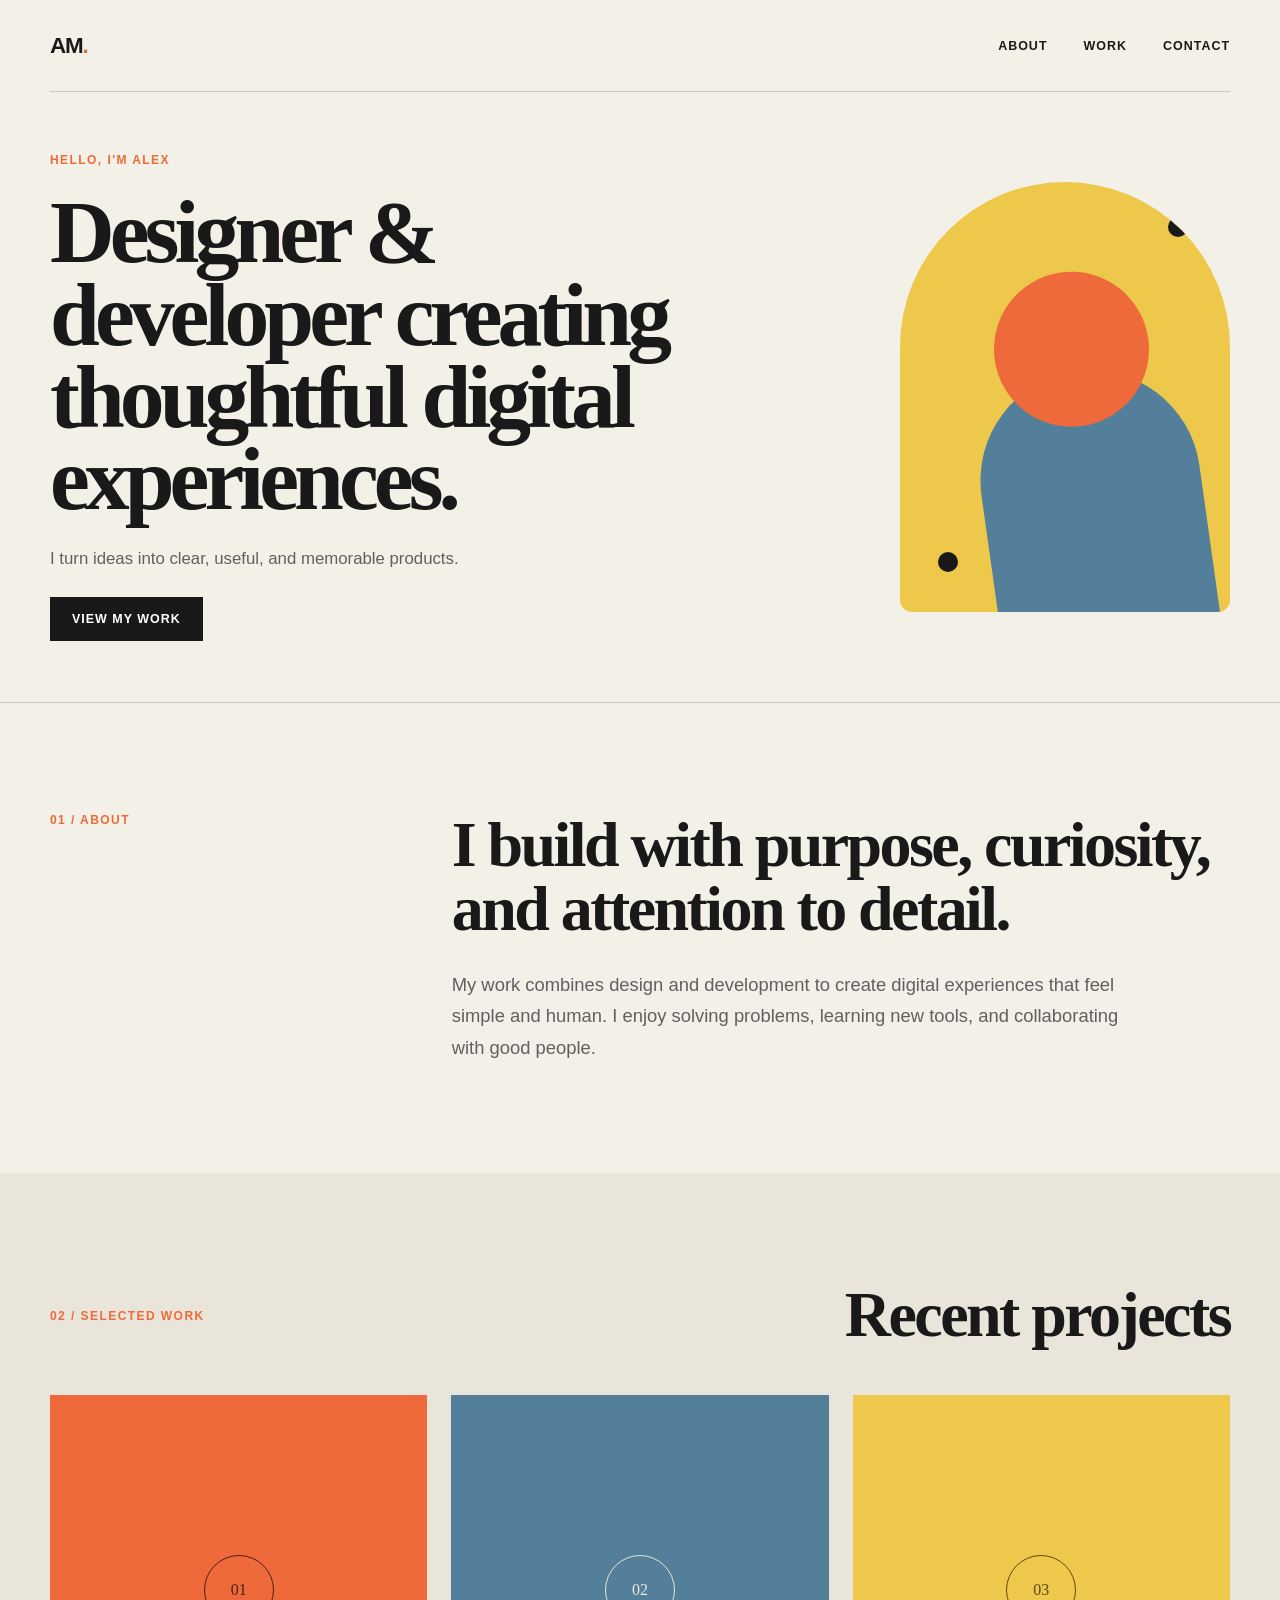
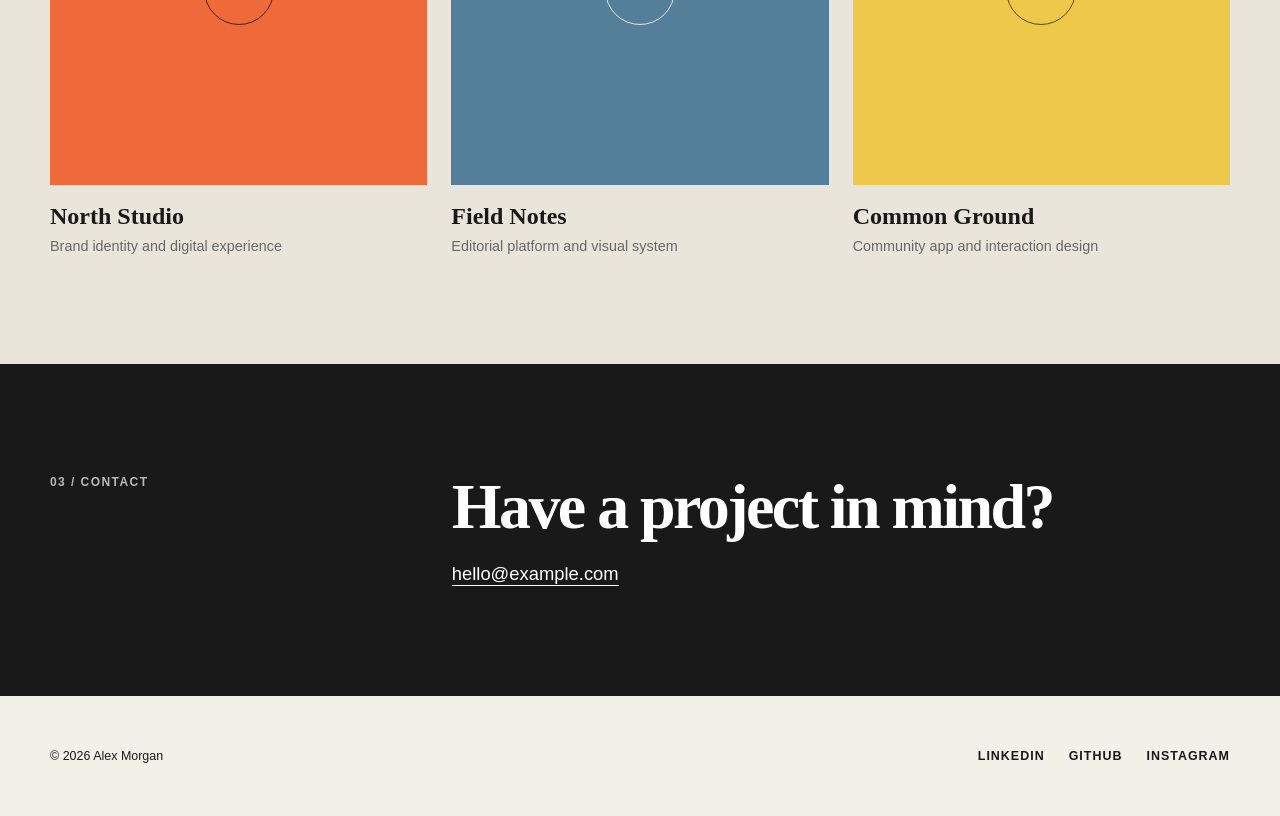
<file: Week7-AdvancedOOP/2.Tuesday/Javascript/website/website.html>
<!DOCTYPE html>
<html lang="en">
<head>
    <meta charset="UTF-8">
    <meta name="viewport" content="width=device-width, initial-scale=1.0">
    <title>Alex Morgan | Portfolio</title>
    <link rel="stylesheet" href="website.css">
</head>
<body>
    <header class="site-header">
        <a class="logo" href="#home" aria-label="Go to home">AM<span>.</span></a>
        <nav aria-label="Main navigation">
            <a href="#about">About</a>
            <a href="#work">Work</a>
            <a href="#contact">Contact</a>
        </nav>
    </header>

    <main>
        <section class="hero" id="home">
            <div class="hero-copy">
                <p class="eyebrow">Hello, I'm Alex</p>
                <h1>Designer &amp; developer creating thoughtful digital experiences.</h1>
                <p class="intro">I turn ideas into clear, useful, and memorable products.</p>
                <a class="button" href="#work">View my work</a>
            </div>
            <div class="portrait" aria-label="Abstract portrait graphic">
                <span class="portrait-shape"></span>
                <span class="portrait-dot portrait-dot-one"></span>
                <span class="portrait-dot portrait-dot-two"></span>
            </div>
        </section>

        <section class="about" id="about">
            <p class="section-label">01 / About</p>
            <div>
                <h2>I build with purpose, curiosity, and attention to detail.</h2>
                <p>My work combines design and development to create digital experiences that feel simple and human. I enjoy solving problems, learning new tools, and collaborating with good people.</p>
            </div>
        </section>

        <section class="work" id="work">
            <div class="section-heading">
                <p class="section-label">02 / Selected work</p>
                <h2>Recent projects</h2>
            </div>
            <div class="project-grid">
                <article class="project-card">
                    <div class="project-preview preview-one"><span>01</span></div>
                    <h3>North Studio</h3>
                    <p>Brand identity and digital experience</p>
                </article>
                <article class="project-card">
                    <div class="project-preview preview-two"><span>02</span></div>
                    <h3>Field Notes</h3>
                    <p>Editorial platform and visual system</p>
                </article>
                <article class="project-card">
                    <div class="project-preview preview-three"><span>03</span></div>
                    <h3>Common Ground</h3>
                    <p>Community app and interaction design</p>
                </article>
            </div>
        </section>

        <section class="contact" id="contact">
            <p class="section-label">03 / Contact</p>
            <div>
                <h2>Have a project in mind?</h2>
                <a class="email-link" href="mailto:hello@example.com">hello@example.com</a>
            </div>
        </section>
    </main>

    <footer>
        <p>&copy; 2026 Alex Morgan</p>
        <div>
            <a href="#">LinkedIn</a>
            <a href="#">GitHub</a>
            <a href="#">Instagram</a>
        </div>
    </footer>
</body>
</html>
</file>
<file: Week7-AdvancedOOP/2.Tuesday/Javascript/styles.css>
/* This is a comment */

/*Targeting by id is # */
#secondHeader {
    background-color: tomato;
}

/* targeting by class is . */
.redParagraph {
    background-color: red;
    font-size: 20px;
}

.blueStrikeThrough {
    text-decoration: line-through;
}
</file>
<file: Week7-AdvancedOOP/2.Tuesday/Javascript/website/website.css>
:root {
    --ink: #191919;
    --paper: #f3f0e8;
    --orange: #ef6a3a;
    --yellow: #edc84a;
    --blue: #547f9b;
    --line: rgba(25, 25, 25, 0.18);
}

* {
    box-sizing: border-box;
}

html {
    scroll-behavior: smooth;
}

body {
    margin: 0;
    background: var(--paper);
    color: var(--ink);
    font-family: Arial, Helvetica, sans-serif;
}

a {
    color: inherit;
    text-decoration: none;
}

.site-header {
    width: min(1180px, calc(100% - 48px));
    height: 92px;
    margin: 0 auto;
    display: flex;
    align-items: center;
    justify-content: space-between;
    border-bottom: 1px solid var(--line);
}

.logo {
    font-size: 1.4rem;
    font-weight: 800;
    letter-spacing: -0.05em;
}

.logo span {
    color: var(--orange);
}

nav {
    display: flex;
    gap: 36px;
}

nav a,
footer a {
    font-size: 0.78rem;
    font-weight: 700;
    letter-spacing: 0.08em;
    text-transform: uppercase;
}

nav a:hover,
footer a:hover,
.email-link:hover {
    color: var(--orange);
}

.hero {
    width: min(1180px, calc(100% - 48px));
    min-height: 610px;
    margin: 0 auto;
    display: grid;
    grid-template-columns: 1.25fr 0.75fr;
    align-items: center;
    gap: 48px;
}

.eyebrow,
.section-label {
    margin: 0 0 24px;
    color: var(--orange);
    font-size: 0.75rem;
    font-weight: 800;
    letter-spacing: 0.12em;
    text-transform: uppercase;
}

.hero h1 {
    max-width: 760px;
    margin: 0;
    font-family: Georgia, "Times New Roman", serif;
    font-size: clamp(3.3rem, 7vw, 6.8rem);
    line-height: 0.92;
    letter-spacing: -0.055em;
}

.intro {
    margin: 28px 0;
    color: #606060;
    font-size: 1.05rem;
}

.button {
    display: inline-block;
    padding: 15px 22px;
    background: var(--ink);
    color: white;
    font-size: 0.78rem;
    font-weight: 800;
    letter-spacing: 0.08em;
    text-transform: uppercase;
}

.button:hover {
    background: var(--orange);
}

.portrait {
    position: relative;
    width: 330px;
    height: 430px;
    justify-self: end;
    overflow: hidden;
    background: var(--yellow);
    border-radius: 165px 165px 12px 12px;
}

.portrait-shape {
    position: absolute;
    width: 220px;
    height: 300px;
    right: 24px;
    bottom: -58px;
    background: var(--blue);
    border-radius: 110px 110px 20px 20px;
    transform: rotate(-8deg);
}

.portrait-shape::before {
    content: "";
    position: absolute;
    width: 155px;
    height: 155px;
    top: -100px;
    left: 32px;
    background: var(--orange);
    border-radius: 50%;
}

.portrait-dot {
    position: absolute;
    width: 20px;
    height: 20px;
    background: var(--ink);
    border-radius: 50%;
}

.portrait-dot-one {
    top: 35px;
    right: 42px;
}

.portrait-dot-two {
    bottom: 40px;
    left: 38px;
}

.about,
.contact {
    display: grid;
    grid-template-columns: 1fr 2.2fr;
    gap: 48px;
    padding: 110px max(24px, calc((100% - 1180px) / 2));
    border-top: 1px solid var(--line);
}

.about h2,
.contact h2,
.section-heading h2 {
    margin: 0;
    font-family: Georgia, "Times New Roman", serif;
    font-size: clamp(2.4rem, 5vw, 4.7rem);
    line-height: 1;
    letter-spacing: -0.04em;
}

.about p:last-child {
    max-width: 680px;
    margin: 28px 0 0;
    color: #606060;
    font-size: 1.15rem;
    line-height: 1.7;
}

.work {
    padding: 110px max(24px, calc((100% - 1180px) / 2));
    background: #e9e5da;
}

.section-heading {
    display: flex;
    align-items: end;
    justify-content: space-between;
    margin-bottom: 48px;
}

.project-grid {
    display: grid;
    grid-template-columns: repeat(3, 1fr);
    gap: 24px;
}

.project-preview {
    height: 390px;
    display: grid;
    place-items: center;
    margin-bottom: 18px;
    overflow: hidden;
}

.project-preview span {
    display: grid;
    width: 70px;
    height: 70px;
    place-items: center;
    border: 1px solid currentColor;
    border-radius: 50%;
    font-family: Georgia, "Times New Roman", serif;
}

.preview-one {
    background: var(--orange);
    color: #4b2113;
}

.preview-two {
    background: var(--blue);
    color: #e9e5da;
}

.preview-three {
    background: var(--yellow);
    color: #5b4a12;
}

.project-card h3 {
    margin: 0 0 8px;
    font-family: Georgia, "Times New Roman", serif;
    font-size: 1.5rem;
}

.project-card p {
    margin: 0;
    color: #686868;
    font-size: 0.9rem;
}

.contact {
    background: var(--ink);
    color: white;
}

.contact .section-label {
    color: #b9b9b9;
}

.email-link {
    display: inline-block;
    margin-top: 24px;
    border-bottom: 1px solid white;
    font-size: 1.15rem;
}

footer {
    width: min(1180px, calc(100% - 48px));
    height: 120px;
    margin: 0 auto;
    display: flex;
    align-items: center;
    justify-content: space-between;
}

footer p,
footer a {
    font-size: 0.78rem;
}

footer div {
    display: flex;
    gap: 24px;
}

@media (max-width: 900px) {
    .hero {
        grid-template-columns: 1fr;
        padding: 70px 0;
    }

    .portrait {
        justify-self: start;
        width: min(330px, 100%);
    }

    .about,
    .contact {
        grid-template-columns: 1fr;
    }

    .project-grid {
        grid-template-columns: 1fr 1fr;
    }
}

@media (max-width: 600px) {
    .site-header,
    .hero,
    footer {
        width: calc(100% - 32px);
    }

    .site-header {
        height: 76px;
    }

    nav {
        gap: 16px;
    }

    nav a {
        font-size: 0.68rem;
    }

    .hero {
        min-height: auto;
    }

    .hero h1 {
        font-size: 3.2rem;
    }

    .portrait {
        height: 360px;
    }

    .about,
    .work,
    .contact {
        padding-top: 72px;
        padding-bottom: 72px;
    }

    .section-heading {
        display: block;
    }

    .project-grid {
        grid-template-columns: 1fr;
    }

    .project-preview {
        height: 320px;
    }

    footer {
        height: auto;
        padding: 32px 0;
        align-items: flex-start;
        gap: 24px;
    }

    footer div {
        flex-direction: column;
        gap: 10px;
    }
}
</file>
